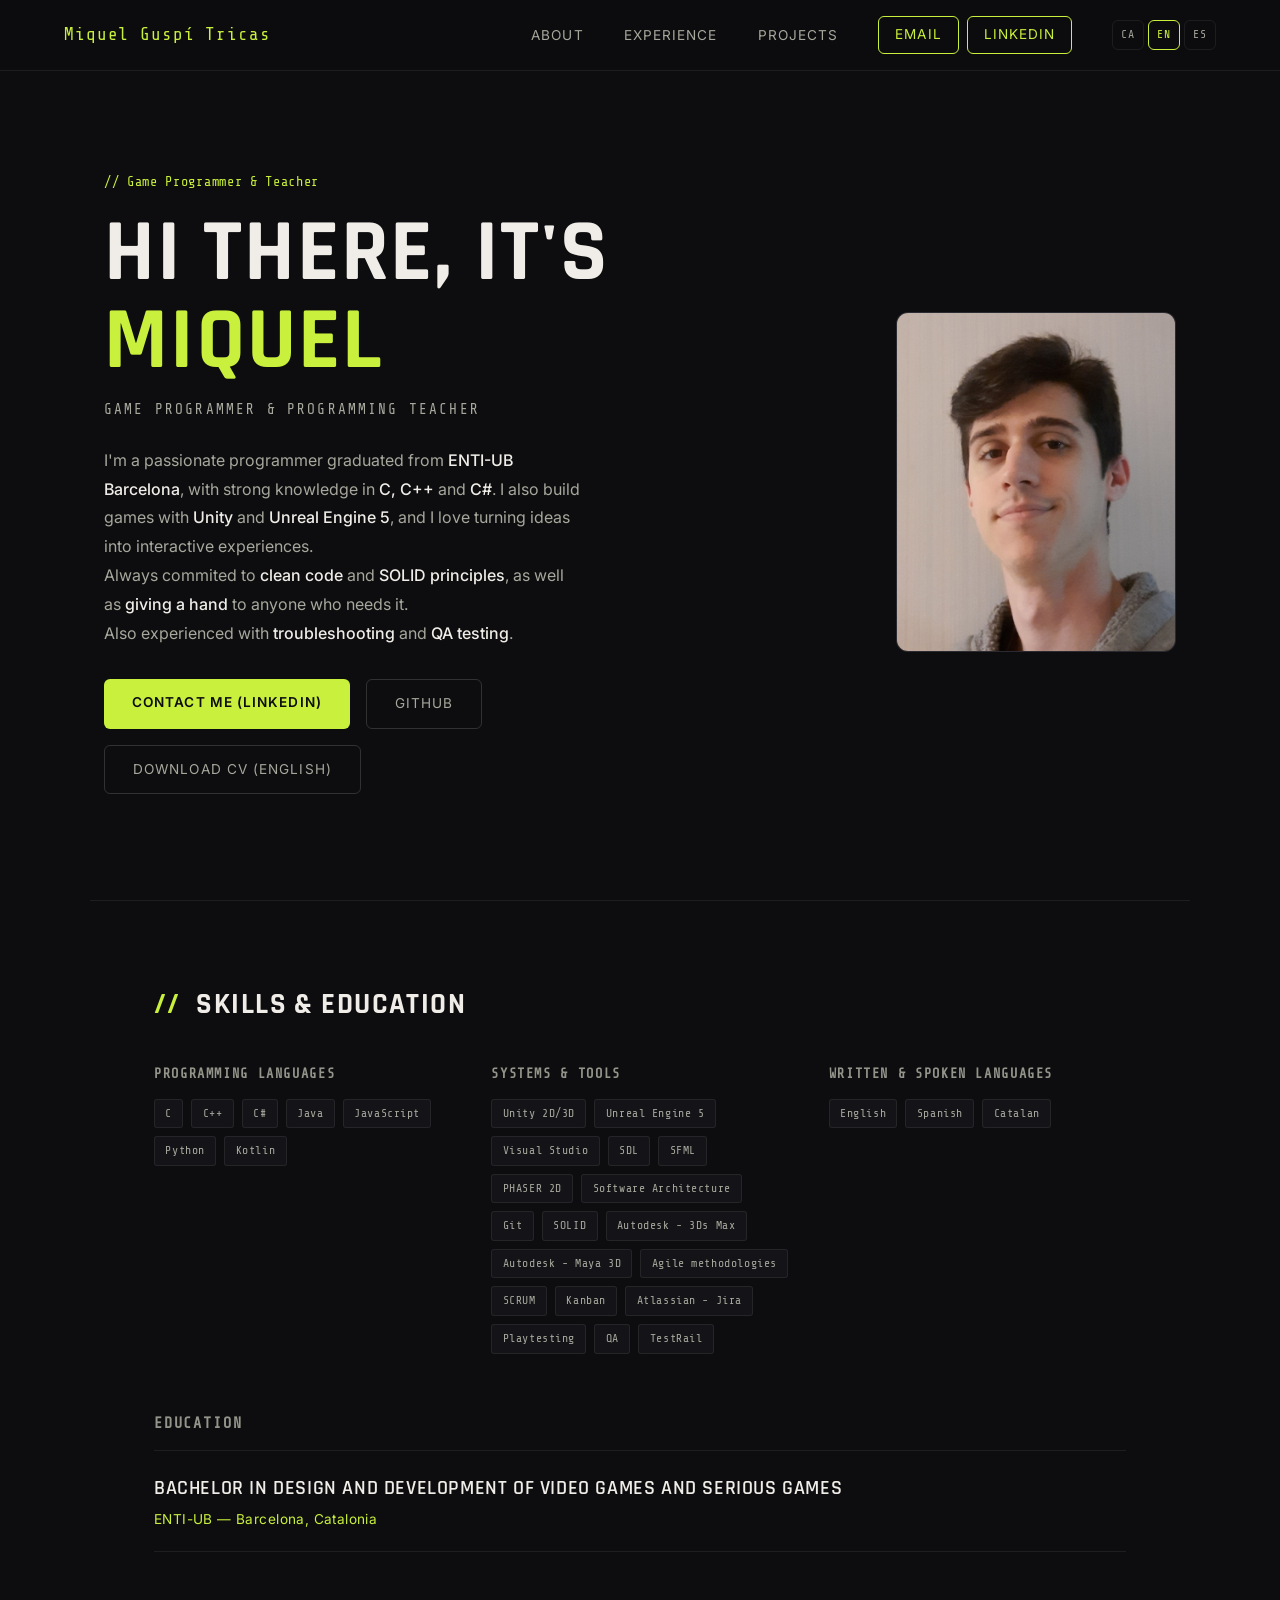
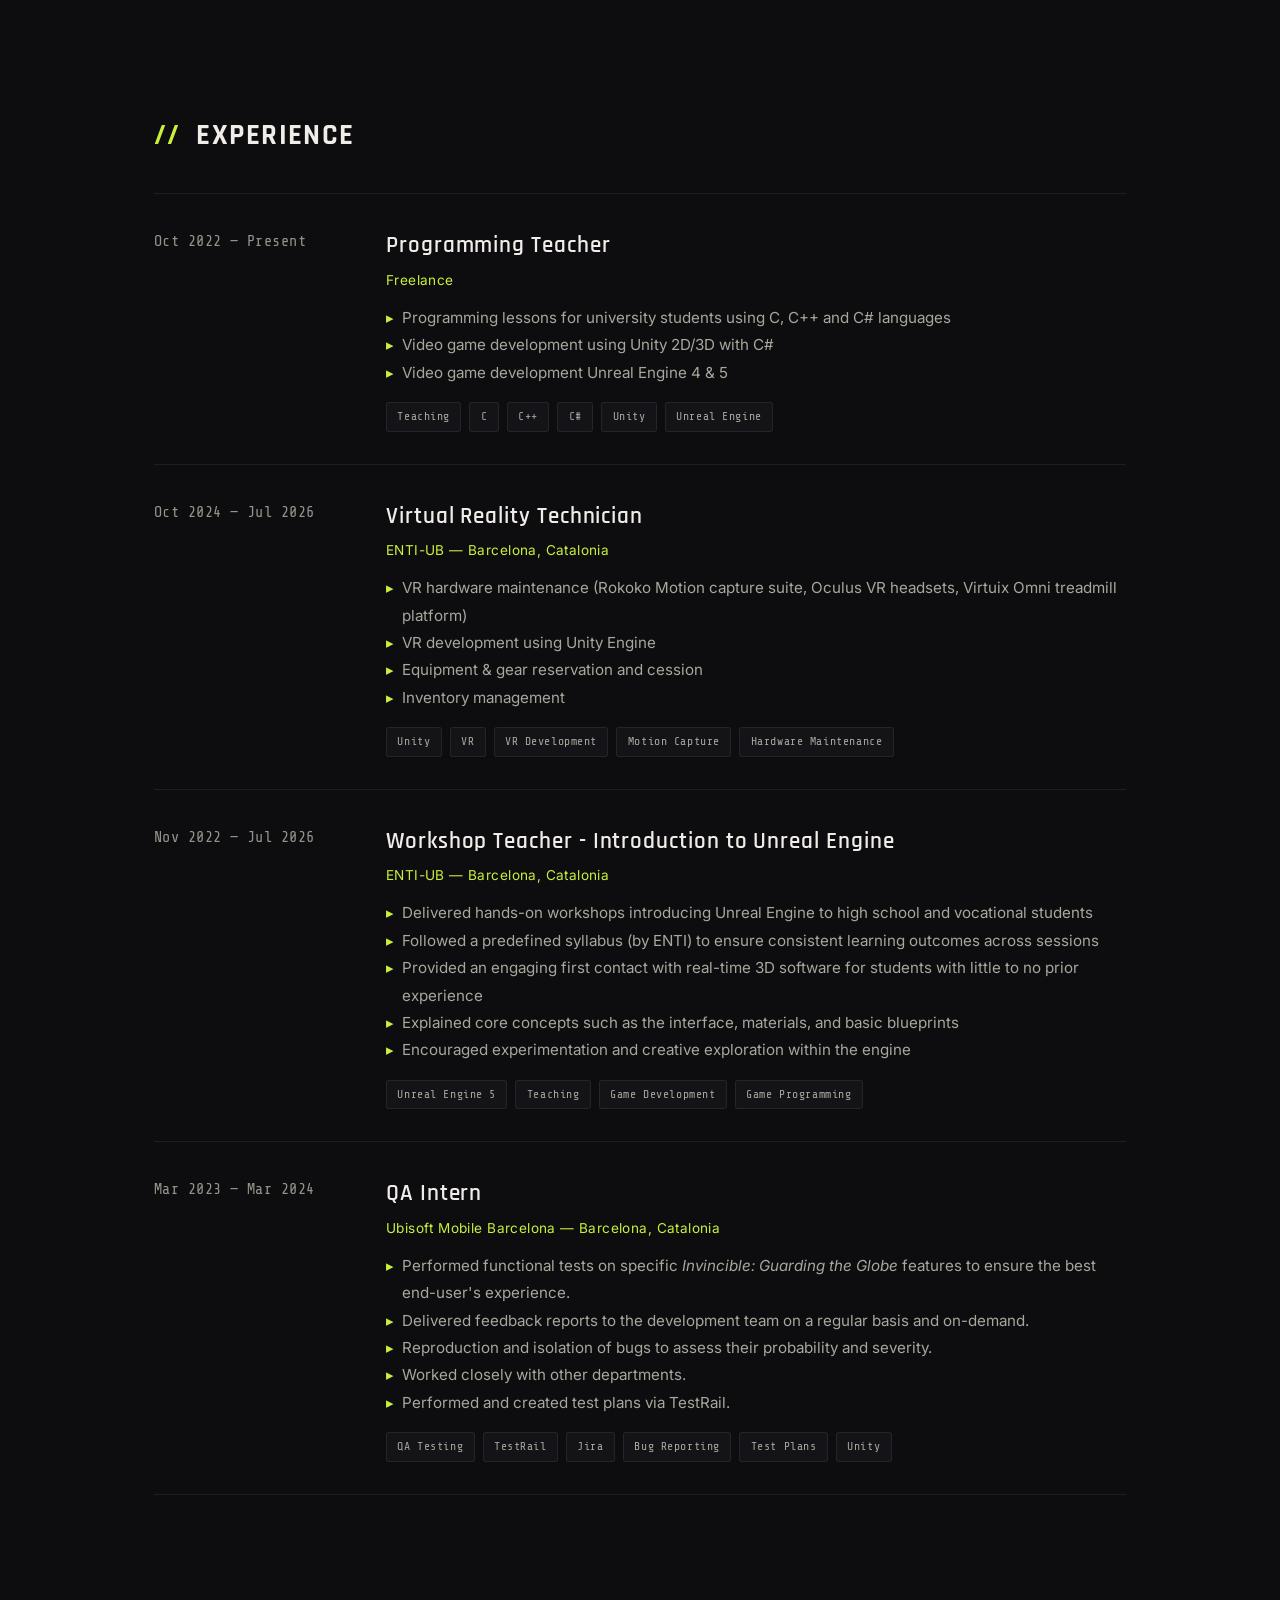
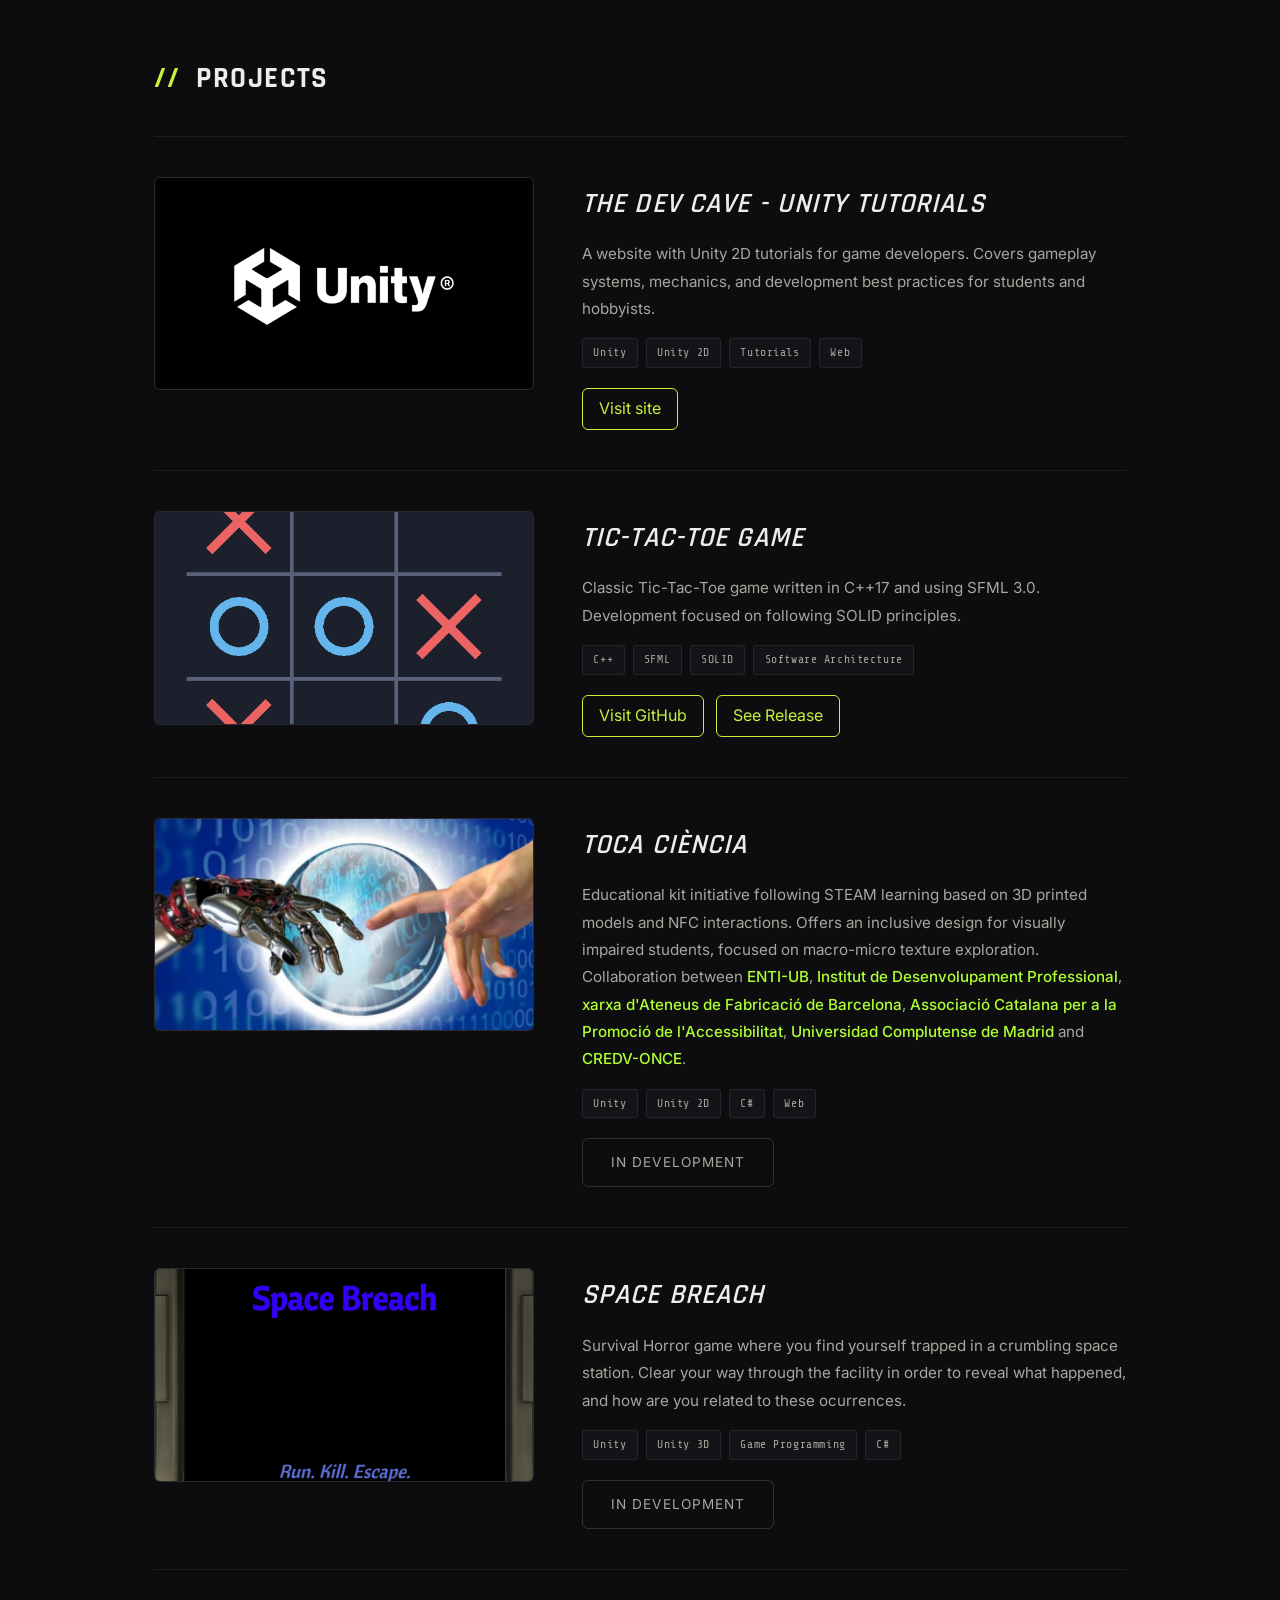
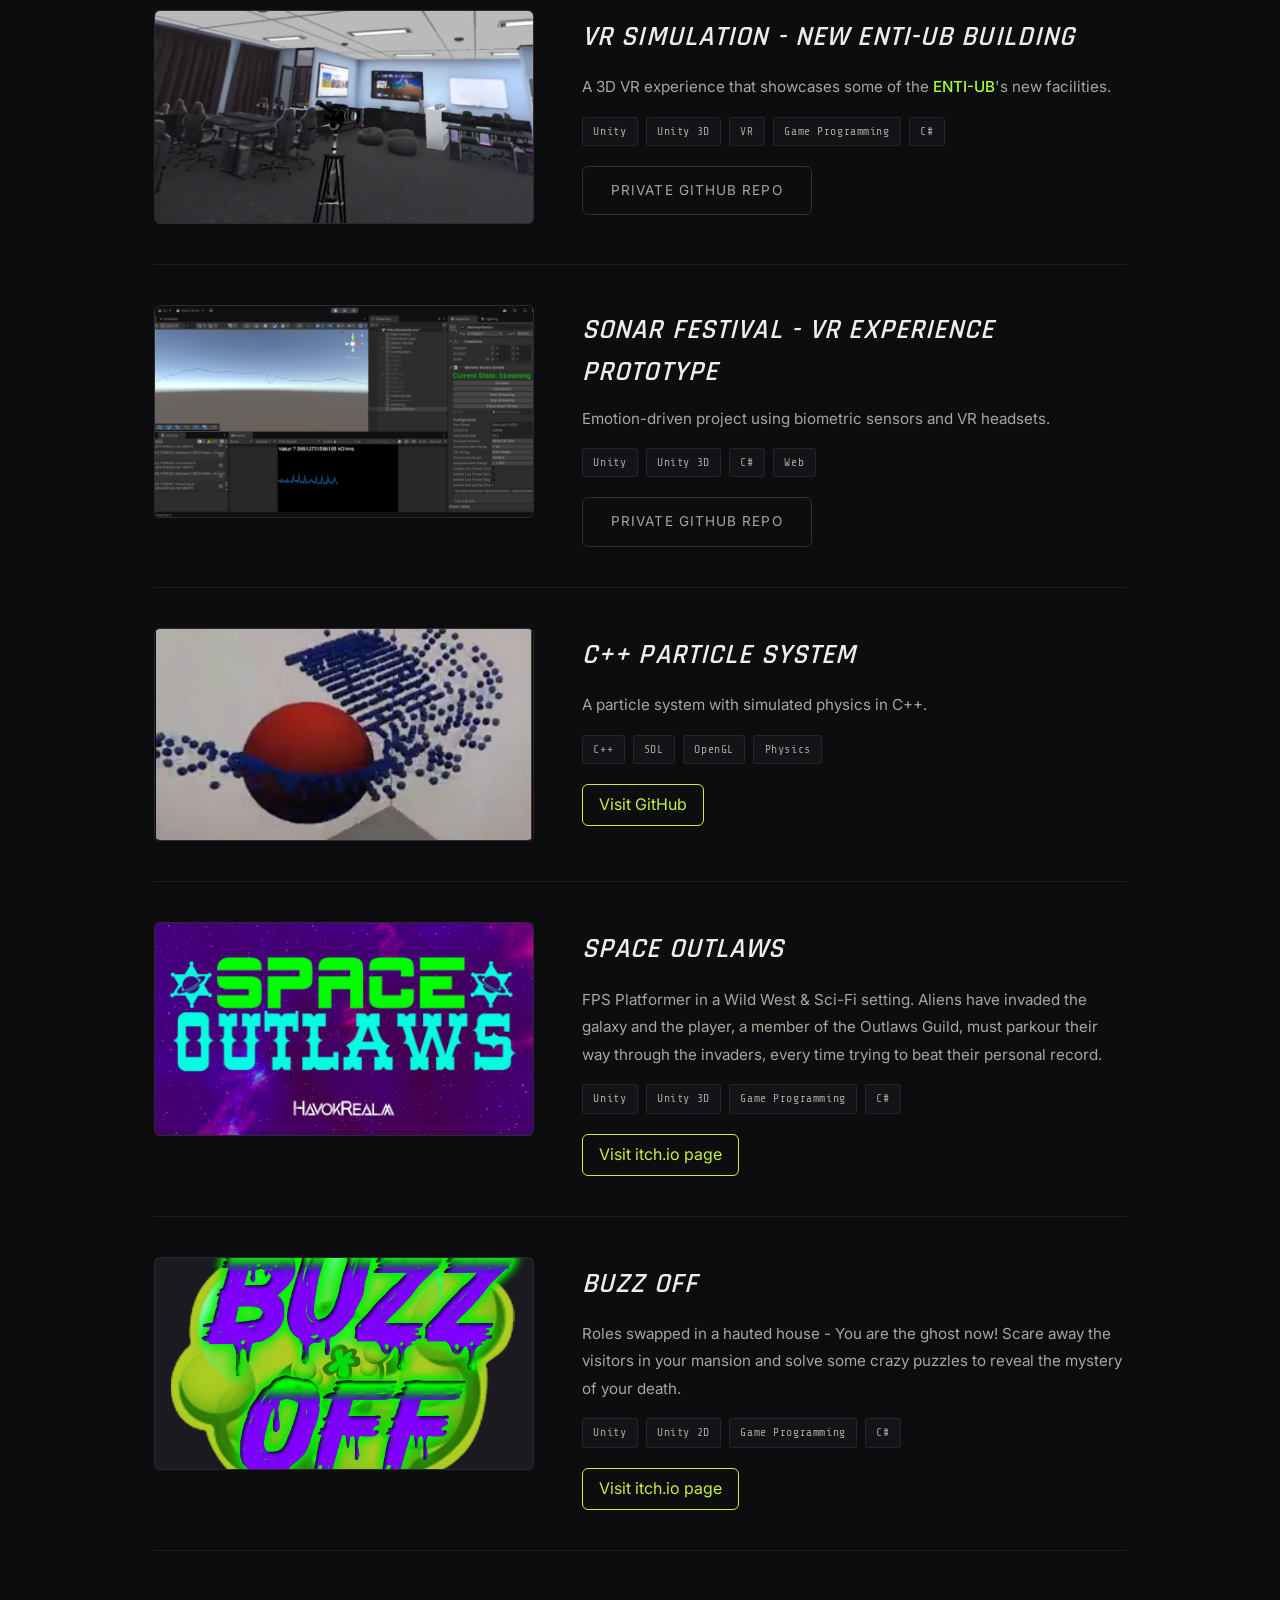
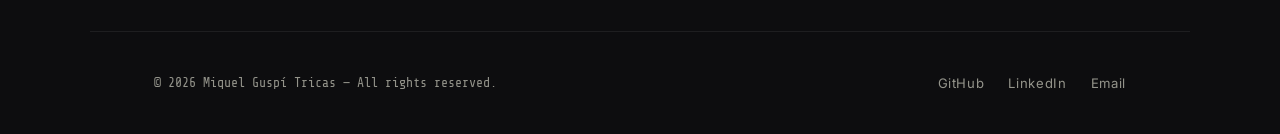
<file: index.html>
<!DOCTYPE html>
<html lang="en">
<head>
  <meta charset="UTF-8" />
  <meta name="viewport" content="width=device-width, initial-scale=1.0"/>
  <title>Miquel Guspí - Game Programmer & Teacher</title>
  <link rel="stylesheet" href="style.css" />
  <link rel="alternate" hreflang="ca" href="/ca/" />
  <link rel="alternate" hreflang="en" href="./" />
  <link rel="alternate" hreflang="es" href="/es/" />
  <link href="https://fonts.googleapis.com/css2?family=Share+Tech+Mono&family=Rajdhani:wght@400;600;700&family=Inter:wght@300;400;500&display=swap" rel="stylesheet"/>
</head>
<body>

  <!-- NAV -->
  <nav class="navbar">
    <span class="nav-logo">Miquel Guspí Tricas</span>
    <ul class="nav-links">
      <li><a href="#about">About</a></li>
      <li><a href="#work">Experience</a></li>
      <li><a href="#projects">Projects</a></li>
      <li class="nav-cta-container">
        <a href="mailto:miquelgt55@gmail.com" target="_blank" class="nav-cta">Email</a>
        <a href="https://www.linkedin.com/in/miquel-guspi-tricas" target="_blank" class="nav-cta">LinkedIn</a>
      </li>
      <li class="lang-switch">
        <a href="ca/">CA</a>
        <a href="./" class="active">EN</a>
        <a href="es/">ES</a>
      </li>
    </ul>
  </nav>

  <!-- HERO -->
  <section id="about" class="hero">
    <div class="hero-text">
      <p class="hero-tag">// Game Programmer &amp; Teacher</p>
      <h1 class="hero-name">HI THERE, IT'S<br/><span class="highlight">MIQUEL</span></h1>
      <p class="hero-sub">GAME PROGRAMMER &amp; PROGRAMMING TEACHER</p>
      <p class="hero-desc">
        I'm a passionate programmer graduated from <strong>ENTI-UB Barcelona</strong>,
        with strong knowledge in <strong>C, C++</strong> and <strong>C#</strong>. I also build games with <strong>Unity</strong>
        and <strong>Unreal Engine 5</strong>, and I love turning ideas into interactive experiences.<br/>
        Always commited to <strong>clean code</strong> and <strong>SOLID principles</strong>, as well as <strong>giving a hand</strong> to anyone who needs it.<br/>
        Also experienced with <strong>troubleshooting</strong> and <strong>QA testing</strong>.
      </p>
      <div class="hero-actions">
        <a href="https://www.linkedin.com/in/miquel-guspi-tricas" target="_blank" class="btn-primary">Contact Me (LinkedIn)</a>
        <a href="https://github.com/mikygt21" target="_blank" class="btn-ghost">GitHub</a>
        <a href="Assets/CV_MiquelGuspi_eng.pdf" download="CV_MiquelGuspi_eng.pdf" class="btn-ghost">Download CV (English)</a>
      </div>
    </div>
    <div class="hero-image">
      <div class="image-frame">
        <img src="Assets/profile_image.jpg" alt="Miquel Guspí" onerror="this.parentElement.classList.add('no-img')"/>
      </div>
    </div>
  </section>

  <!-- SKILLS & EDUCATION-->
  <section id="skills" class="section skills-section">
    <h2 class="section-title"><span class="accent">//</span> Skills &amp; Education</h2>
    
    <div class="skills-grid">
      <div class="skill-group">
        <h3 class="skill-group-title">Programming languages</h3>
        <div class="tags">
          <span class="tag">C</span>
          <span class="tag">C++</span>
          <span class="tag">C#</span>
          <span class="tag">Java</span>
          <span class="tag">JavaScript</span>
          <span class="tag">Python</span>
          <span class="tag">Kotlin</span>
        </div>
      </div>
      <div class="skill-group">
        <h3 class="skill-group-title">Systems &amp; Tools</h3>
        <div class="tags">
          <span class="tag">Unity 2D/3D</span>
          <span class="tag">Unreal Engine 5</span>
          <span class="tag">Visual Studio</span>
          <span class="tag">SDL</span>
          <span class="tag">SFML</span>
          <span class="tag">PHASER 2D</span>
          <span class="tag">Software Architecture</span>
          <span class="tag">Git</span>
          <span class="tag">SOLID</span>
          <span class="tag">Autodesk - 3Ds Max</span>
          <span class="tag">Autodesk - Maya 3D</span>
          <span class="tag">Agile methodologies</span>
          <span class="tag">SCRUM</span>
          <span class="tag">Kanban</span>
          <span class="tag">Atlassian - Jira</span>
          <span class="tag">Playtesting</span>
          <span class="tag">QA</span>
          <span class="tag">TestRail</span>
        </div>
      </div>
      <div class="skill-group">
        <h3 class="skill-group-title">Written &amp; spoken languages</h3>
        <div class="tags">
          <span class="tag">English</span>
          <span class="tag">Spanish</span>
          <span class="tag">Catalan</span>
        </div>
      </div>
    </div>

    <h3 class="education-group-title">Education</h3>
    <div class="timeline">
      <div class="education-item">
        <h3>Bachelor in Design and Development of Video Games and Serious Games</h3>
        <h4>ENTI-UB — Barcelona, Catalonia</h4>
      </div>
    </div>
  </section>

  <!-- EXPERIENCE -->
  <section id="work" class="section">
    <h2 class="section-title"><span class="accent">//</span> Experience</h2>

    <div class="timeline">

      <div class="timeline-item">
        <div class="timeline-date">Oct 2022 — Present</div>
        <div class="timeline-content">
          <h3>Programming Teacher</h3>
          <h4>Freelance</h4>
          <ul class="timeline-list">
            <li>Programming lessons for university students using C, C++ and C# languages</li>
            <li>Video game development using Unity 2D/3D with C#</li>
            <li>Video game development Unreal Engine 4 &amp; 5</li>
          </ul>
          <div class="tags">
            <span class="tag">Teaching</span>
            <span class="tag">C</span>
            <span class="tag">C++</span>
            <span class="tag">C#</span>
            <span class="tag">Unity</span>
            <span class="tag">Unreal Engine</span>
          </div>
        </div>
      </div>

      <div class="timeline-item">
        <div class="timeline-date">Oct 2024 — Jul 2026</div>
        <div class="timeline-content">
          <h3>Virtual Reality Technician</h3>
          <h4>ENTI-UB — Barcelona, Catalonia</h4>
          <ul class="timeline-list">
            <li>VR hardware maintenance (Rokoko Motion capture suite, Oculus VR headsets, Virtuix Omni treadmill platform)</li>
            <li>VR development using Unity Engine</li>
            <li>Equipment &amp; gear reservation and cession</li>
            <li>Inventory management</li>
          </ul>
          <div class="tags">
            <span class="tag">Unity</span>
            <span class="tag">VR</span>
            <span class="tag">VR Development</span>
            <span class="tag">Motion Capture</span>
            <span class="tag">Hardware Maintenance</span>
          </div>
        </div>
      </div>

      <div class="timeline-item">
        <div class="timeline-date">Nov 2022 — Jul 2026</div>
        <div class="timeline-content">
          <h3>Workshop Teacher - Introduction to Unreal Engine</h3>
          <h4>ENTI-UB — Barcelona, Catalonia</h4>
          <ul class="timeline-list">
            <li>Delivered hands-on workshops introducing Unreal Engine to high school and vocational students</li>
            <li>Followed a predefined syllabus (by ENTI) to ensure consistent learning outcomes across sessions</li>
            <li>Provided an engaging first contact with real-time 3D software for students with little to no prior experience</li>
            <li>Explained core concepts such as the interface, materials, and basic blueprints</li>
            <li>Encouraged experimentation and creative exploration within the engine</li>
          </ul>
          <div class="tags">
            <span class="tag">Unreal Engine 5</span>
            <span class="tag">Teaching</span>
            <span class="tag">Game Development</span>
            <span class="tag">Game Programming</span>
          </div>
        </div>
      </div>

      <div class="timeline-item">
        <div class="timeline-date">Mar 2023 — Mar 2024</div>
        <div class="timeline-content">
          <h3>QA Intern</h3>
          <h4>Ubisoft Mobile Barcelona — Barcelona, Catalonia</h4>
          <ul class="timeline-list">
            <li>Performed functional tests on specific <em>Invincible: Guarding the Globe</em> features to ensure the best end-user's experience.</li>
            <li>Delivered feedback reports to the development team on a regular basis and on-demand.</li>
            <li>Reproduction and isolation of bugs to assess their probability and severity.</li>
            <li>Worked closely with other departments.</li>
            <li>Performed and created test plans via TestRail.</li>
          </ul>
          <div class="tags">
            <span class="tag">QA Testing</span>
            <span class="tag">TestRail</span>
            <span class="tag">Jira</span>
            <span class="tag">Bug Reporting</span>
            <span class="tag">Test Plans</span>
            <span class="tag">Unity</span>
          </div>
        </div>
      </div>

    </div>
  </section>

  <!-- PROJECTS -->
  <section id="projects" class="section">
    <h2 class="section-title"><span class="accent">//</span> Projects</h2>

    <div class="projects-grid">

      <article class="project-card no-gif">
        <div class="project-media">
          <a href="https://bush-mousepad-394.notion.site/Unity-Tutorials-16b82efbc2ea80258339c566d004da88?pvs=74" target="_blank">
            <img class="project-preview" src="Assets/devcave_prev.png" alt= "The Dev Cave preview" onerror="this.style.display='none'"/>
          </a>
        </div>
        <div class="project-info">
          <h3 class="project-title">The Dev Cave - Unity Tutorials</h3>
          <p class="project-desc">
            A website with Unity 2D tutorials for game developers. Covers gameplay systems,
            mechanics, and development best practices for students and hobbyists.
          </p>
          <div class="tags">
            <span class="tag">Unity</span>
            <span class="tag">Unity 2D</span>
            <span class="tag">Tutorials</span>
            <span class="tag">Web</span>
          </div>
          <div class="project-links">
            <a href="https://bush-mousepad-394.notion.site/Unity-Tutorials-16b82efbc2ea80258339c566d004da88?pvs=74" class="nav-cta" target="_blank">Visit site</a>
          </div>
        </div>
      </article>

      <article class="project-card">
        <div class="project-media">
          <a href="https://github.com/mikygt21/TicTacToe.git" target="_blank">
            <img class="project-preview" src="Assets/ttt_game.PNG" alt= "TicTacToe Game preview" onerror="this.style.display='none'"/>
            <img class="project-gif" src="Assets/ttt_clip.gif" alt="TicTacToe Game Animation" onerror="this.style.display='none'"/>
          </a>
        </div>
        <div class="project-info">
          <h3 class="project-title">Tic-Tac-Toe Game</h3>
          <p class="project-desc">
            Classic Tic-Tac-Toe game written in C++17 and using SFML 3.0. Development focused on following SOLID principles.
          </p>
          <div class="tags">
            <span class="tag">C++</span>
            <span class="tag">SFML</span>
            <span class="tag">SOLID</span>
            <span class="tag">Software Architecture</span>
           </div>
          <div class="project-links">
            <a href="https://github.com/mikygt21/TicTacToe.git" class="nav-cta" target="_blank">Visit GitHub</a>
            <a href="https://github.com/mikygt21/TicTacToe/releases/tag/v1.0.0" class="nav-cta" target="_blank">See Release</a>            
          </div>
        </div>
      </article>

      <article class="project-card no-gif">
        <div class="project-media">
          <a>
            <img class="project-preview" src="Assets/tocaciencia_res.png" alt= "TOCA CIÈNCIA" onerror="this.style.display='none'"/>
          </a>
        </div>
        <div class="project-info">
          <h3 class="project-title">TOCA CIÈNCIA</h3>
          <p class="project-desc">
            Educational kit initiative following STEAM learning based on 3D printed models and NFC interactions. Offers an inclusive design for visually impaired students, focused on macro-micro texture exploration.<br/>
            Collaboration between <a href="https://enti.cat"><strong style="color: greenyellow;">ENTI-UB</strong></a>,
            <a href="https://www.ub.edu/idp/web/"><strong style="color: greenyellow;">Institut de Desenvolupament Professional</strong></a>,
            <a href="https://ajuntament.barcelona.cat/ateneusdefabricacio/ca/xarxa-dateneus-de-fabricacio"><strong style="color: greenyellow;">xarxa d'Ateneus de Fabricació de Barcelona</strong></a>, 
            <a href="https://acpacces.cat/es/pagina-principal/"><strong style="color: greenyellow;">Associació Catalana per a la Promoció de l'Accessibilitat</strong></a>, 
            <a href="https://www.ucm.es/diqm"><strong style="color: greenyellow;">Universidad Complutense de Madrid</strong></a> and 
            <a href="https://agora.xtec.cat/credv/"><strong style="color: greenyellow;">CREDV-ONCE</strong></a>.
          </p>
          <div class="tags">
            <span class="tag">Unity</span>
            <span class="tag">Unity 2D</span>
            <span class="tag">C#</span>
            <span class="tag">Web</span>
          </div>
          <div class="project-links">
            <a class="btn-ghost" target="_blank">In Development</a>
          </div>
        </div>
      </article>
 
      <article class="project-card">
        <div class="project-media">
          <a>
            <img class="project-preview" src="Assets/space_breach_res.png" alt= "SPACE BREACH" onerror="this.style.display='none'"/>
            <img class="project-gif" src="Assets/sb_clip.gif" alt= "SPACE BREACH gif" onerror="this.style.display='none'"/>
          </a>
        </div>
        <div class="project-info">
          <h3 class="project-title">SPACE BREACH</h3>
          <p class="project-desc">
            Survival Horror game where you find yourself trapped in a crumbling space station. Clear your way through the facility in order to reveal what happened, and how are you related to these ocurrences.
          </p>
          <div class="tags">
            <span class="tag">Unity</span>
            <span class="tag">Unity 3D</span>
            <span class="tag">Game Programming</span>
            <span class="tag">C#</span>
          </div>
          <div class="project-links">
            <a class="btn-ghost" target="_blank">In Development</a>
          </div>
        </div>
      </article>

      <article class="project-card">
        <div class="project-media">
          <a>
            <img class="project-preview" src="Assets/lab.png" alt= "Lab preview" onerror="this.style.display='none'"/>
            <img class="project-gif" src="Assets/VR_salo_giff.gif" alt="Lab Gif" onerror="this.style.display='none'"/>
          </a>
        </div>
        <div class="project-info">
          <h3 class="project-title">VR Simulation - New ENTI-UB building</h3>
          <p class="project-desc">
            A 3D VR experience that showcases some of the <a href="https://enti.cat"><strong style="color: greenyellow;">ENTI-UB</strong></a>'s new facilities.
          </p>
          <div class="tags">
            <span class="tag">Unity</span>
            <span class="tag">Unity 3D</span>
            <span class="tag">VR</span>
            <span class="tag">Game Programming</span>
            <span class="tag">C#</span>
           </div>
          <div class="project-links">
            <a class="btn-ghost" target="_blank">Private GitHub Repo</a>
          </div>
        </div>
      </article>

      <article class="project-card no-gif">
        <div class="project-media">
          <a>
            <img class="project-preview" src="Assets/audio_ss.png" alt= "Sonar Festival - prototipo de experiencia VR" onerror="this.style.display='none'"/>
          </a>
        </div>
        <div class="project-info">
          <h3 class="project-title" style="line-height: 1.5em;"> Sonar Festival - VR experience prototype</h3>
          <p class="project-desc">
            Emotion-driven project using biometric sensors and VR headsets.
          </p>
          <div class="tags">
            <span class="tag">Unity</span>
            <span class="tag">Unity 3D</span>
            <span class="tag">C#</span>
            <span class="tag">Web</span>
          </div>
          <div class="project-links">
            <a class="btn-ghost" target="_blank">Private GitHub Repo</a>
          </div>
        </div>
      </article>

      <article class="project-card">
        <div class="project-media">
          <a href="https://github.com/mikygt21/MecanicaFW_2223.git" target="_blank">
            <img class="project-preview" src="Assets/particles.png" alt= "Git Particle Sytem preview" onerror="this.style.display='none'"/>
            <img class="project-gif" src="Assets/clip_partSim.gif" alt="Particles Animation" onerror="this.style.display='none'"/>
          </a>
        </div>
        <div class="project-info">
          <h3 class="project-title">C++ Particle System</h3>
          <p class="project-desc">
            A particle system with simulated physics in C++.
          </p>
          <div class="tags">
            <span class="tag">C++</span>
            <span class="tag">SDL</span>
            <span class="tag">OpenGL</span>
            <span class="tag">Physics</span>
           </div>
          <div class="project-links">
            <a href="https://github.com/mikygt21/MecanicaFW_2223.git" class="nav-cta" target="_blank">Visit GitHub</a>
          </div>
        </div>
      </article>

      <article class="project-card">
        <div class="project-media">
          <a href="https://luis-arias.itch.io/space-outlaws" target="_blank">
            <img class="project-preview" src="Assets/spaceoutlaws_prev.png" alt="Space Outlaws preview" onerror="this.style.display='none'"/>
            <img class="project-gif" src="Assets/space_outlaws_vid.gif" alt="Space Outlaws Anim" onerror="this.style.display='none'"/>
          </a>
        </div>
        <div class="project-info">
          <h3 class="project-title">Space Outlaws</h3>
          <p class="project-desc">
            FPS Platformer in a Wild West &amp; Sci-Fi setting. 
            Aliens have invaded the galaxy and the player, 
            a member of the Outlaws Guild, must parkour their way through the invaders, 
            every time trying to beat their personal record.
          </p>
          <div class="tags">
            <span class="tag">Unity</span>
            <span class="tag">Unity 3D</span>
            <span class="tag">Game Programming</span>
            <span class="tag">C#</span>
          </div>
          <div class="project-links">
            <a href="https://luis-arias.itch.io/space-outlaws" target="_blank" class="nav-cta">Visit itch.io page</a>
          </div>
        </div>
      </article>

      <article class="project-card">
        <div class="project-media">
          <a href="https://luis-arias.itch.io/buzz-off" target="_blank">
            <img class="project-preview" src="Assets/buzzoff_preview.png" alt="Buzz Off preview" onerror="this.style.display='none'"/>
            <img class="project-gif" src="Assets/BuzzOff_vid.gif" alt="Buzz Off Anim" onerror="this.style.display='none'"/>
          </a>
        </div>
        <div class="project-info">
          <h3 class="project-title">Buzz Off</h3>
          <p class="project-desc">
            Roles swapped in a hauted house - You are the ghost now!
            Scare away the visitors in your mansion and solve some crazy puzzles
            to reveal the mystery of your death.
          </p>
          <div class="tags">
            <span class="tag">Unity</span>
            <span class="tag">Unity 2D</span>
            <span class="tag">Game Programming</span>
            <span class="tag">C#</span>
          </div>
          <div class="project-links">
            <a href="https://luis-arias.itch.io/buzz-off" target="_blank" class="nav-cta">Visit itch.io page</a>
          </div>
        </div>
      </article>

    </div>
  </section>

  <!-- FOOTER -->
  <footer class="footer">
    <p>© 2026 Miquel Guspí Tricas — All rights reserved.</p>
    <div class="footer-links">
      <a href="https://github.com/mikygt21" target="_blank">GitHub</a>
      <a href="https://www.linkedin.com/in/miquel-guspi-tricas" target="_blank">LinkedIn</a>
      <a href="mailto:miquelgt55@gmail.com" target="_blank">Email</a>
    </div>
  </footer>

</body>
</html>
</file>
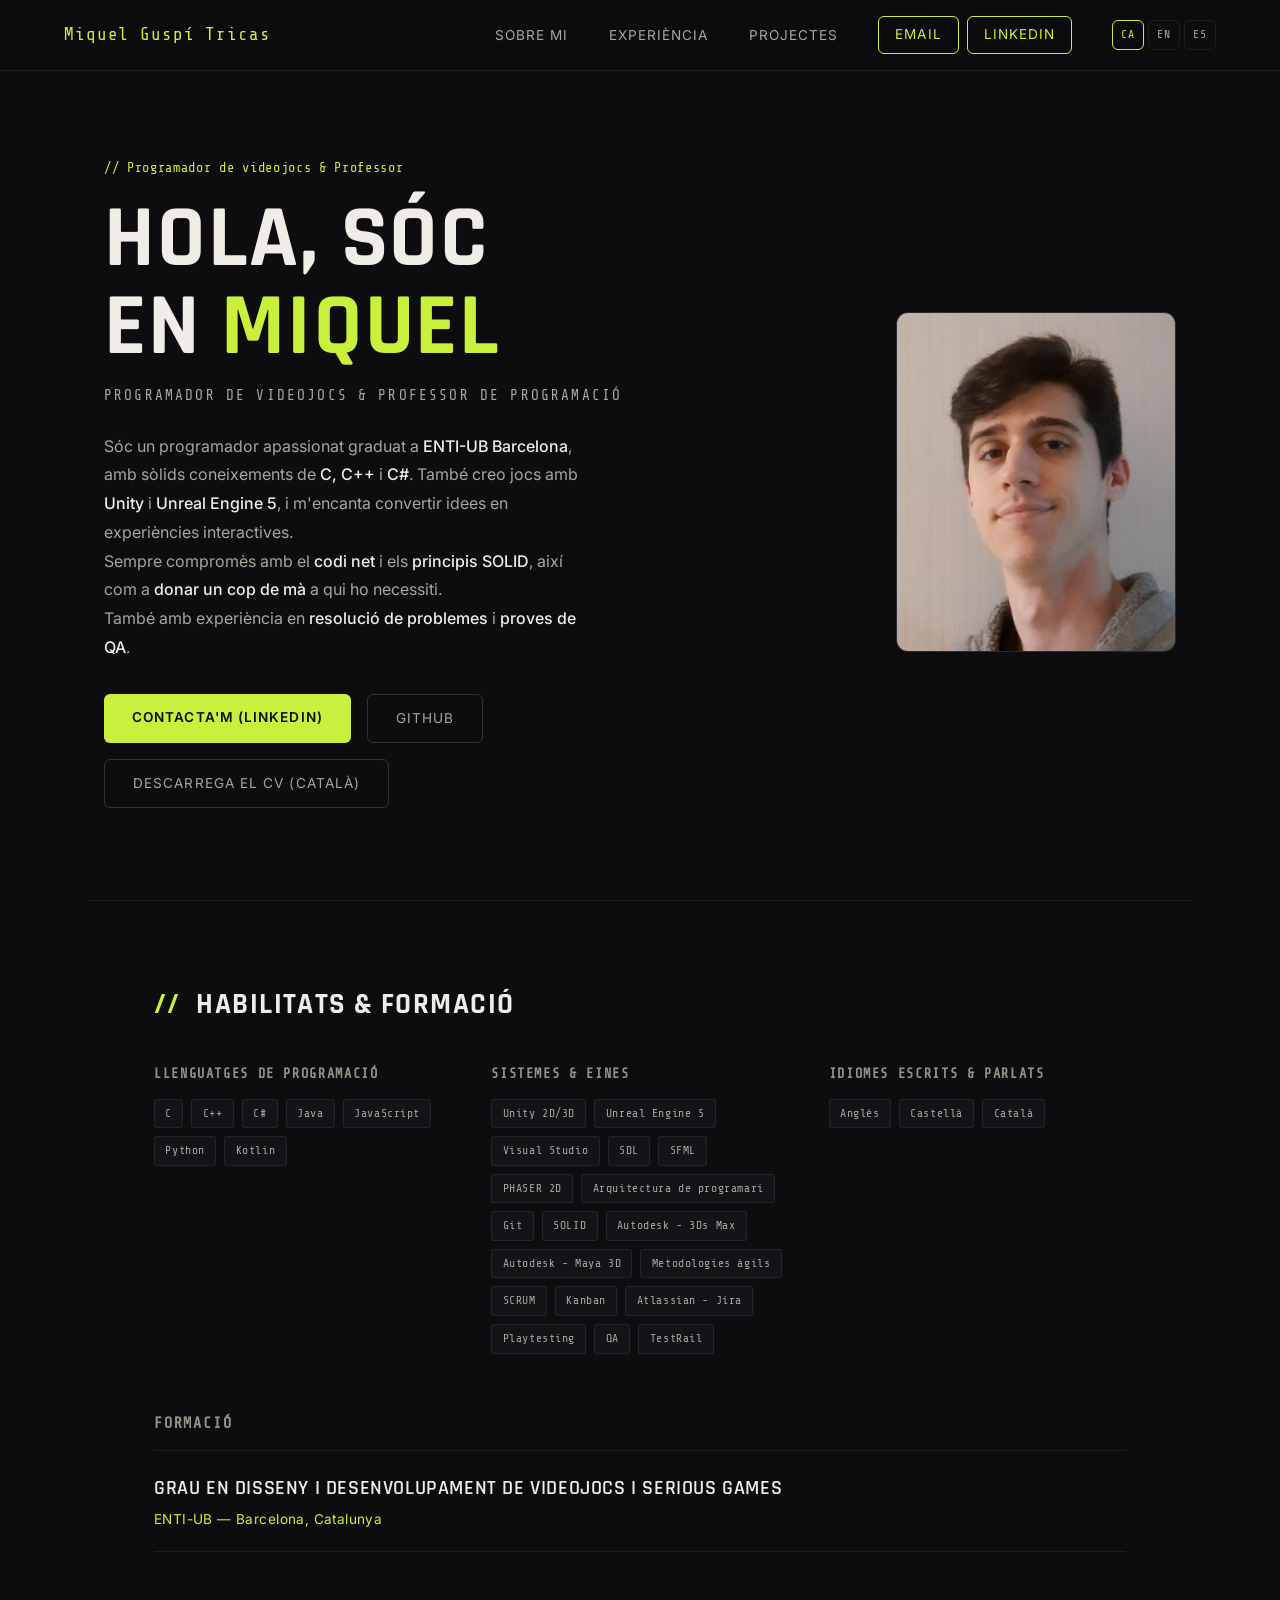
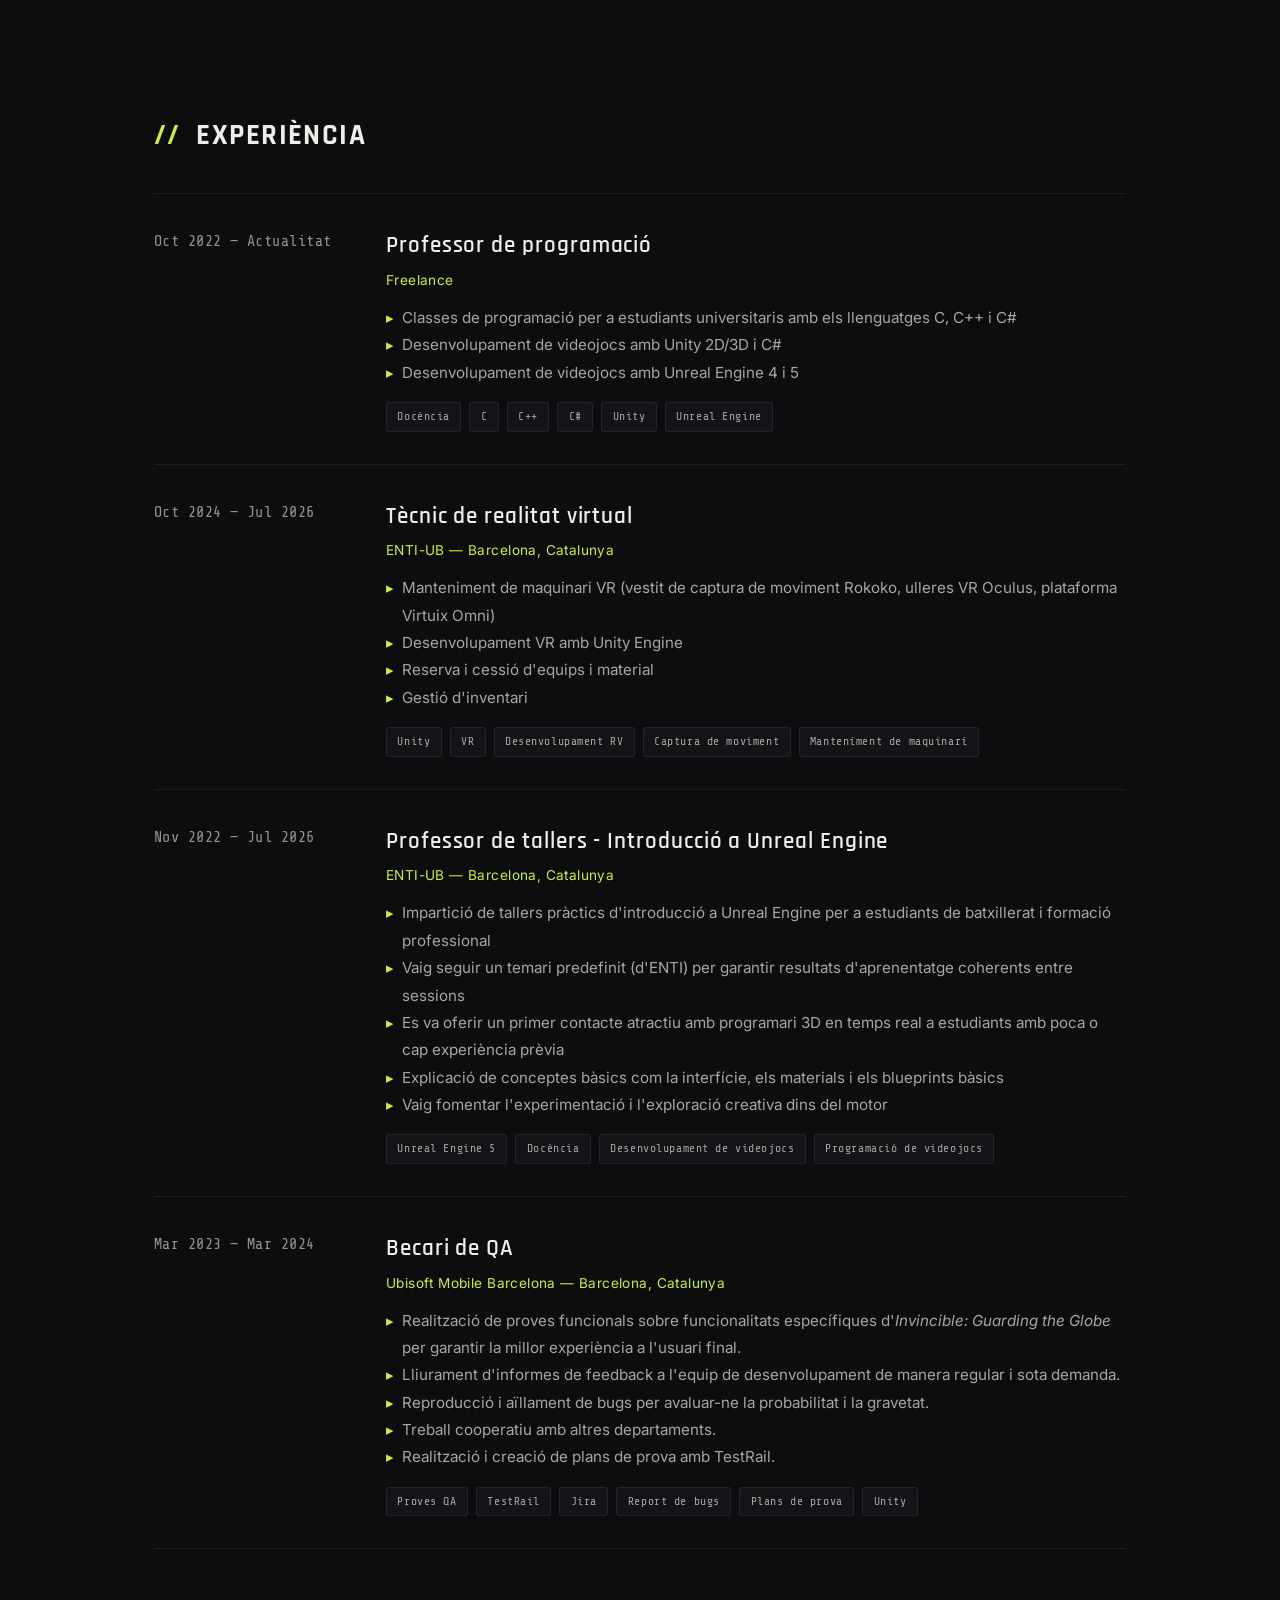
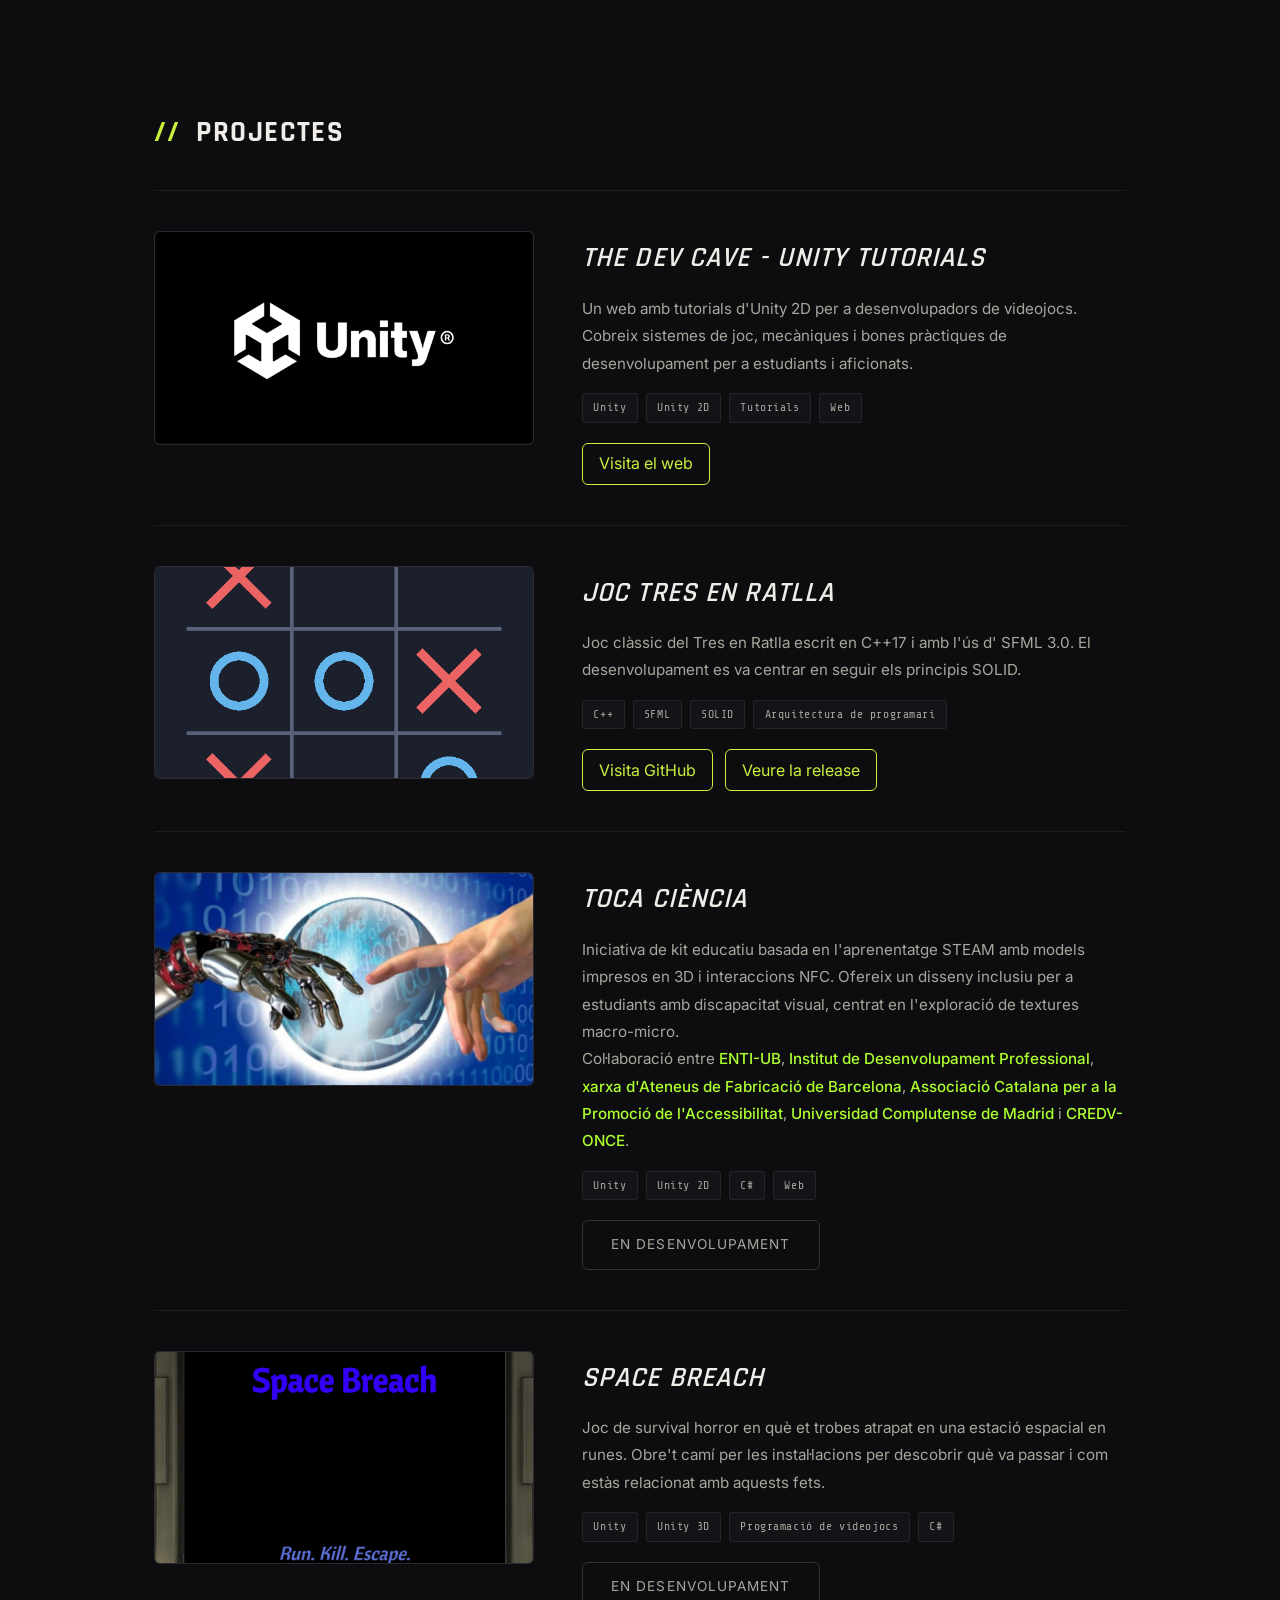
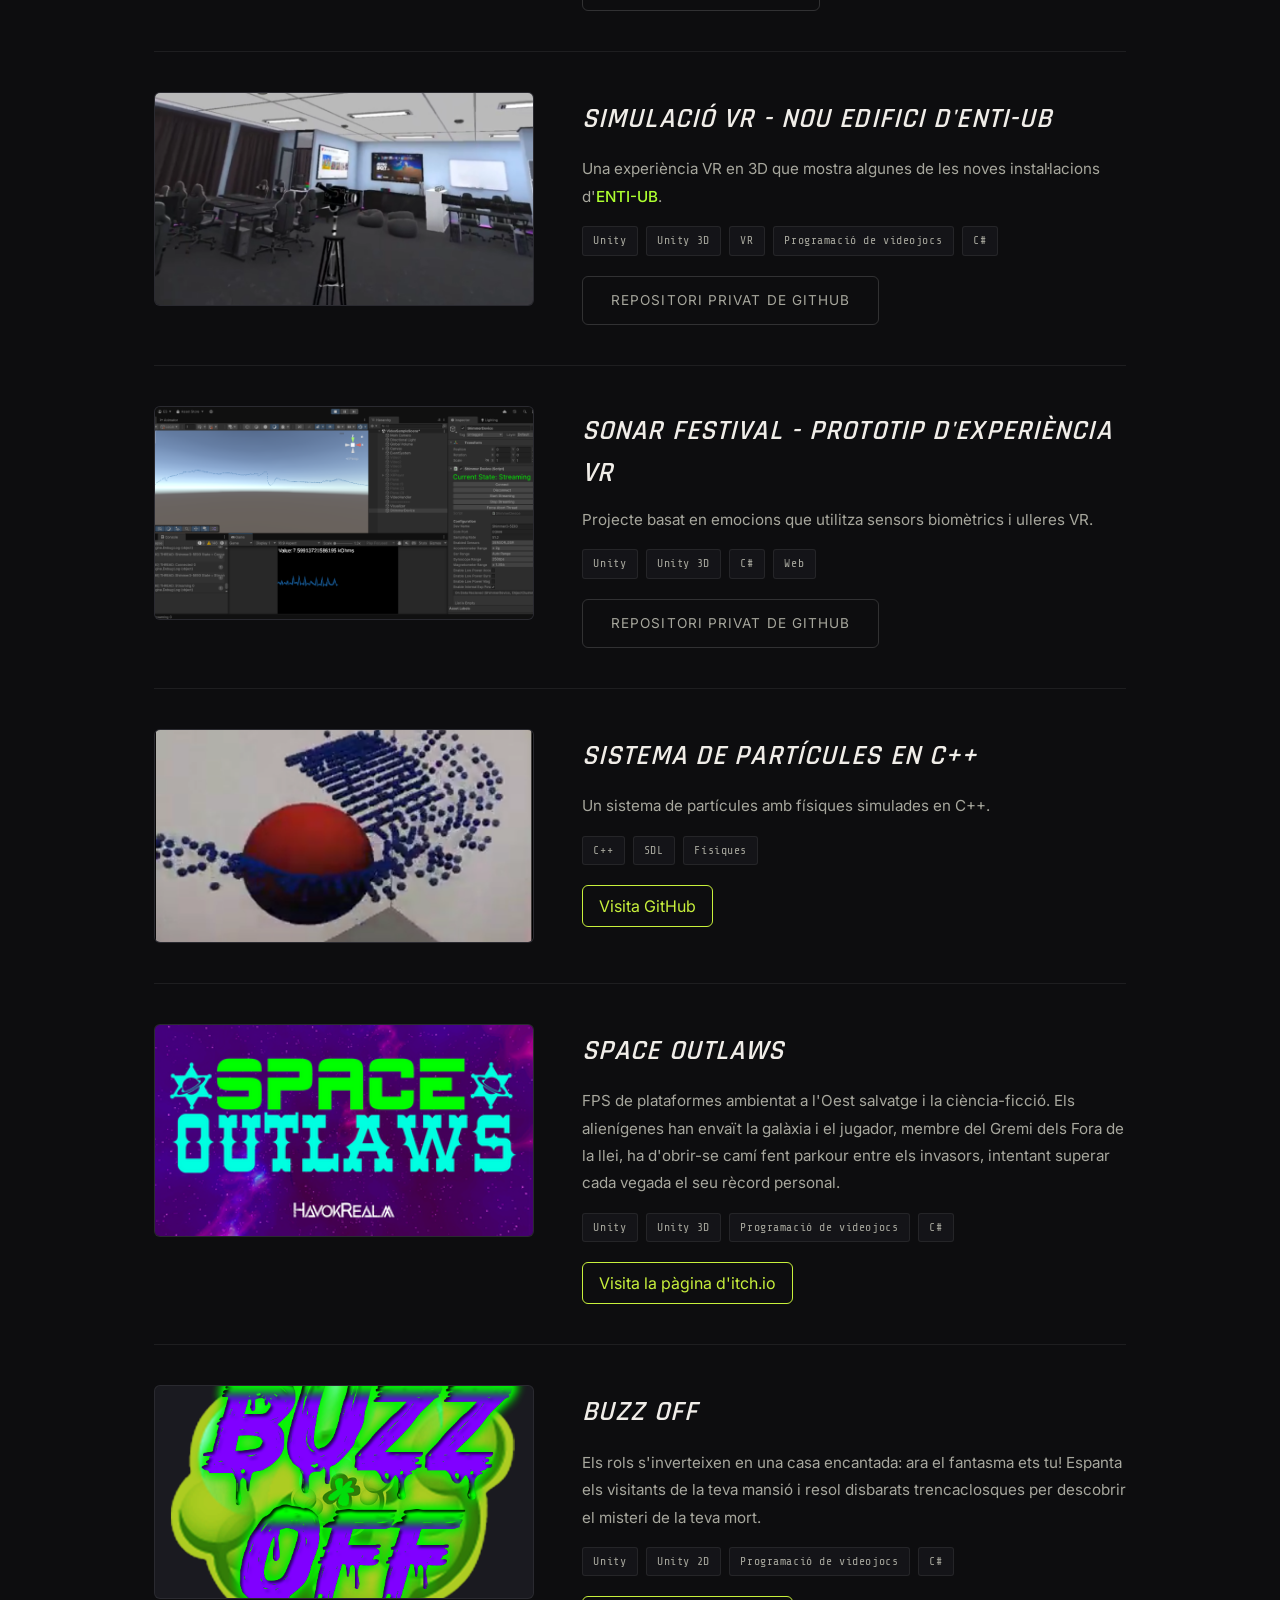
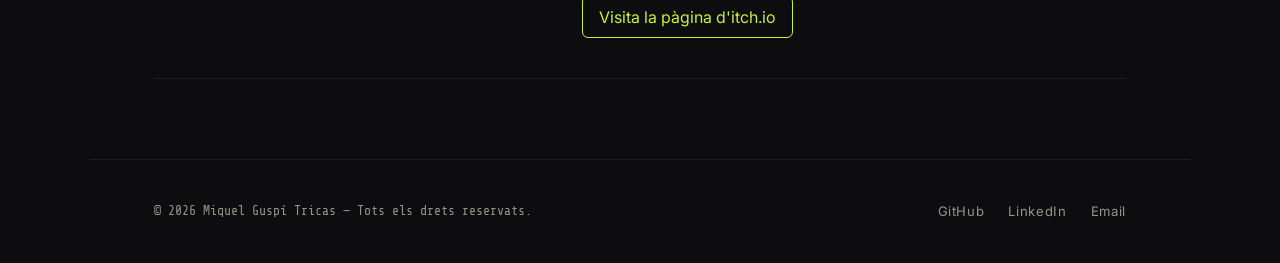
<file: ca/index.html>
<!DOCTYPE html>
<html lang="ca">
<head>
  <meta charset="UTF-8" />
  <meta name="viewport" content="width=device-width, initial-scale=1.0"/>
  <title>Miquel Guspí - Programador de videojocs i professor</title>
  <link rel="stylesheet" href="../style.css" />
  <link rel="alternate" hreflang="ca" href="./" />
  <link rel="alternate" hreflang="en" href="../" />
  <link rel="alternate" hreflang="es" href="../es/" />
  <link href="https://fonts.googleapis.com/css2?family=Share+Tech+Mono&family=Rajdhani:wght@400;600;700&family=Inter:wght@300;400;500&display=swap" rel="stylesheet"/>
</head>
<body>

  <!-- NAV -->
  <nav class="navbar">
    <span class="nav-logo">Miquel Guspí Tricas</span>
    <ul class="nav-links">
      <li><a href="#about">Sobre mi</a></li>
      <li><a href="#work">Experiència</a></li>
      <li><a href="#projects">Projectes</a></li>
      <li class="nav-cta-container">
        <a href="mailto:miquelgt55@gmail.com" target="_blank" class="nav-cta">Email</a>
        <a href="https://www.linkedin.com/in/miquel-guspi-tricas" target="_blank" class="nav-cta">LinkedIn</a>
      </li>
      <li class="lang-switch">
        <a href="./" class="active">CA</a>
        <a href="../">EN</a>
        <a href="../es/">ES</a>
      </li>
    </ul>
  </nav>

  <!-- HERO -->
  <section id="about" class="hero">
    <div class="hero-text">
      <p class="hero-tag">// Programador de videojocs &amp; Professor</p>
      <h1 class="hero-name">HOLA, SÓC<br/>EN <span class="highlight">MIQUEL</span></h1>
      <p class="hero-sub">PROGRAMADOR DE VIDEOJOCS &amp; PROFESSOR DE PROGRAMACIÓ</p>
      <p class="hero-desc">
        Sóc un programador apassionat graduat a <strong>ENTI-UB Barcelona</strong>,
        amb sòlids coneixements de <strong>C, C++</strong> i <strong>C#</strong>. També creo jocs amb <strong>Unity</strong>
        i <strong>Unreal Engine 5</strong>, i m'encanta convertir idees en experiències interactives.<br/>
        Sempre compromès amb el <strong>codi net</strong> i els <strong>principis SOLID</strong>, així com a <strong>donar un cop de mà</strong> a qui ho necessiti.<br/>
        També amb experiència en <strong>resolució de problemes</strong> i <strong>proves de QA</strong>.
      </p>
      <div class="hero-actions">
        <a href="https://www.linkedin.com/in/miquel-guspi-tricas" target="_blank" class="btn-primary">Contacta'm (LinkedIn)</a>
        <a href="https://github.com/mikygt21" target="_blank" class="btn-ghost">GitHub</a>
        <a href="CV_MiquelGuspi_cat.pdf" download="CV_MiquelGuspi_cat.pdf" class="btn-ghost">Descarrega el CV (Català)</a>
      </div>
    </div>
    <div class="hero-image">
      <div class="image-frame">
        <img src="../Assets/profile_image.jpg" alt="Miquel Guspí" onerror="this.parentElement.classList.add('no-img')"/>
      </div>
    </div>
  </section>

  <!-- SKILLS & EDUCATION-->
  <section id="skills" class="section skills-section">
    <h2 class="section-title"><span class="accent">//</span> Habilitats &amp; Formació</h2>

    <div class="skills-grid">
      <div class="skill-group">
        <h3 class="skill-group-title">Llenguatges de programació</h3>
        <div class="tags">
          <span class="tag">C</span>
          <span class="tag">C++</span>
          <span class="tag">C#</span>
          <span class="tag">Java</span>
          <span class="tag">JavaScript</span>
          <span class="tag">Python</span>
          <span class="tag">Kotlin</span>
        </div>
      </div>
      <div class="skill-group">
        <h3 class="skill-group-title">Sistemes &amp; Eines</h3>
        <div class="tags">
          <span class="tag">Unity 2D/3D</span>
          <span class="tag">Unreal Engine 5</span>
          <span class="tag">Visual Studio</span>
          <span class="tag">SDL</span>
          <span class="tag">SFML</span>
          <span class="tag">PHASER 2D</span>
          <span class="tag">Arquitectura de programari</span>
          <span class="tag">Git</span>
          <span class="tag">SOLID</span>
          <span class="tag">Autodesk - 3Ds Max</span>
          <span class="tag">Autodesk - Maya 3D</span>
          <span class="tag">Metodologies àgils</span>
          <span class="tag">SCRUM</span>
          <span class="tag">Kanban</span>
          <span class="tag">Atlassian - Jira</span>
          <span class="tag">Playtesting</span>
          <span class="tag">QA</span>
          <span class="tag">TestRail</span>
        </div>
      </div>
      <div class="skill-group">
        <h3 class="skill-group-title">Idiomes escrits &amp; parlats</h3>
        <div class="tags">
          <span class="tag">Anglès</span>
          <span class="tag">Castellà</span>
          <span class="tag">Català</span>
        </div>
      </div>
    </div>

    <h3 class="education-group-title">Formació</h3>
    <div class="timeline">
      <div class="education-item">
        <h3>Grau en Disseny i Desenvolupament de Videojocs i Serious Games</h3>
        <h4>ENTI-UB — Barcelona, Catalunya</h4>
      </div>
    </div>
  </section>

  <!-- EXPERIENCE -->
  <section id="work" class="section">
    <h2 class="section-title"><span class="accent">//</span> Experiència</h2>

    <div class="timeline">

      <div class="timeline-item">
        <div class="timeline-date">Oct 2022 — Actualitat</div>
        <div class="timeline-content">
          <h3>Professor de programació</h3>
          <h4>Freelance</h4>
          <ul class="timeline-list">
            <li>Classes de programació per a estudiants universitaris amb els llenguatges C, C++ i C#</li>
            <li>Desenvolupament de videojocs amb Unity 2D/3D i C#</li>
            <li>Desenvolupament de videojocs amb Unreal Engine 4 i 5</li>
          </ul>
          <div class="tags">
            <span class="tag">Docència</span>
            <span class="tag">C</span>
            <span class="tag">C++</span>
            <span class="tag">C#</span>
            <span class="tag">Unity</span>
            <span class="tag">Unreal Engine</span>
          </div>
        </div>
      </div>

      <div class="timeline-item">
        <div class="timeline-date">Oct 2024 — Jul 2026</div>
        <div class="timeline-content">
          <h3>Tècnic de realitat virtual</h3>
          <h4>ENTI-UB — Barcelona, Catalunya</h4>
          <ul class="timeline-list">
            <li>Manteniment de maquinari VR (vestit de captura de moviment Rokoko, ulleres VR Oculus, plataforma Virtuix Omni)</li>
            <li>Desenvolupament VR amb Unity Engine</li>
            <li>Reserva i cessió d'equips i material</li>
            <li>Gestió d'inventari</li>
          </ul>
          <div class="tags">
            <span class="tag">Unity</span>
            <span class="tag">VR</span>
            <span class="tag">Desenvolupament RV</span>
            <span class="tag">Captura de moviment</span>
            <span class="tag">Manteniment de maquinari</span>
          </div>
        </div>
      </div>

      <div class="timeline-item">
        <div class="timeline-date">Nov 2022 — Jul 2026</div>
        <div class="timeline-content">
          <h3>Professor de tallers - Introducció a Unreal Engine</h3>
          <h4>ENTI-UB — Barcelona, Catalunya</h4>
          <ul class="timeline-list">
            <li>Impartició de tallers pràctics d'introducció a Unreal Engine per a estudiants de batxillerat i formació professional</li>
            <li>Vaig seguir un temari predefinit (d'ENTI) per garantir resultats d'aprenentatge coherents entre sessions</li>
            <li>Es va oferir un primer contacte atractiu amb programari 3D en temps real a estudiants amb poca o cap experiència prèvia</li>
            <li>Explicació de conceptes bàsics com la interfície, els materials i els blueprints bàsics</li>
            <li>Vaig fomentar l'experimentació i l'exploració creativa dins del motor</li>
          </ul>
          <div class="tags">
            <span class="tag">Unreal Engine 5</span>
            <span class="tag">Docència</span>
            <span class="tag">Desenvolupament de videojocs</span>
            <span class="tag">Programació de videojocs</span>
          </div>
        </div>
      </div>

      <div class="timeline-item">
        <div class="timeline-date">Mar 2023 — Mar 2024</div>
        <div class="timeline-content">
          <h3>Becari de QA</h3>
          <h4>Ubisoft Mobile Barcelona — Barcelona, Catalunya</h4>
          <ul class="timeline-list">
            <li>Realització de proves funcionals sobre funcionalitats específiques d'<em>Invincible: Guarding the Globe</em> per garantir la millor experiència a l'usuari final.</li>
            <li>Lliurament d'informes de feedback a l'equip de desenvolupament de manera regular i sota demanda.</li>
            <li>Reproducció i aïllament de bugs per avaluar-ne la probabilitat i la gravetat.</li>
            <li>Treball cooperatiu amb altres departaments.</li>
            <li>Realització i creació de plans de prova amb TestRail.</li>
          </ul>
          <div class="tags">
            <span class="tag">Proves QA</span>
            <span class="tag">TestRail</span>
            <span class="tag">Jira</span>
            <span class="tag">Report de bugs</span>
            <span class="tag">Plans de prova</span>
            <span class="tag">Unity</span>
          </div>
        </div>
      </div>

    </div>
  </section>

  <!-- PROJECTS -->
  <section id="projects" class="section">
    <h2 class="section-title"><span class="accent">//</span> Projectes</h2>

    <div class="projects-grid">

      <article class="project-card no-gif">
        <div class="project-media">
          <a href="https://bush-mousepad-394.notion.site/Unity-Tutorials-16b82efbc2ea80258339c566d004da88?pvs=74" target="_blank">
            <img class="project-preview" src="../Assets/devcave_prev.png" alt="Vista prèvia de The Dev Cave" onerror="this.style.display='none'"/>
          </a>
        </div>
        <div class="project-info">
          <h3 class="project-title">The Dev Cave - Unity Tutorials</h3>
          <p class="project-desc">
            Un web amb tutorials d'Unity 2D per a desenvolupadors de videojocs. Cobreix sistemes de joc,
            mecàniques i bones pràctiques de desenvolupament per a estudiants i aficionats.
          </p>
          <div class="tags">
            <span class="tag">Unity</span>
            <span class="tag">Unity 2D</span>
            <span class="tag">Tutorials</span>
            <span class="tag">Web</span>
          </div>
          <div class="project-links">
            <a href="https://bush-mousepad-394.notion.site/Unity-Tutorials-16b82efbc2ea80258339c566d004da88?pvs=74" class="nav-cta" target="_blank">Visita el web</a>
          </div>
        </div>
      </article>

      <article class="project-card">
        <div class="project-media">
          <a href="https://github.com/mikygt21/TicTacToe.git" target="_blank">
            <img class="project-preview" src="../Assets/ttt_game.PNG" alt="Vista prèvia del joc Tres en Ratlla" onerror="this.style.display='none'"/>
            <img class="project-gif" src="../Assets/ttt_clip.gif" alt="Animació del joc Tres en Ratlla" onerror="this.style.display='none'"/>
          </a>
        </div>
        <div class="project-info">
          <h3 class="project-title">Joc Tres en Ratlla</h3>
          <p class="project-desc">
            Joc clàssic del Tres en Ratlla escrit en C++17 i amb l'ús d' SFML 3.0. El desenvolupament es va centrar en seguir els principis SOLID.
          </p>
          <div class="tags">
            <span class="tag">C++</span>
            <span class="tag">SFML</span>
            <span class="tag">SOLID</span>
            <span class="tag">Arquitectura de programari</span>
          </div>
          <div class="project-links">
            <a href="https://github.com/mikygt21/TicTacToe.git" class="nav-cta" target="_blank">Visita GitHub</a>
            <a href="https://github.com/mikygt21/TicTacToe/releases/tag/v1.0.0" class="nav-cta" target="_blank">Veure la release</a>
          </div>
        </div>
      </article>

      <article class="project-card no-gif">
        <div class="project-media">
          <a>
            <img class="project-preview" src="../Assets/tocaciencia_res.png" alt="TOCA CIÈNCIA" onerror="this.style.display='none'"/>
          </a>
        </div>
        <div class="project-info">
          <h3 class="project-title">TOCA CIÈNCIA</h3>
          <p class="project-desc">
            Iniciativa de kit educatiu basada en l'aprenentatge STEAM amb models impresos en 3D i interaccions NFC. Ofereix un disseny inclusiu per a estudiants amb discapacitat visual, centrat en l'exploració de textures macro-micro.<br/>
            Col·laboració entre <a href="https://enti.cat"><strong style="color: greenyellow;">ENTI-UB</strong></a>,
            <a href="https://www.ub.edu/idp/web/"><strong style="color: greenyellow;">Institut de Desenvolupament Professional</strong></a>,
            <a href="https://ajuntament.barcelona.cat/ateneusdefabricacio/ca/xarxa-dateneus-de-fabricacio"><strong style="color: greenyellow;">xarxa d'Ateneus de Fabricació de Barcelona</strong></a>,
            <a href="https://acpacces.cat/es/pagina-principal/"><strong style="color: greenyellow;">Associació Catalana per a la Promoció de l'Accessibilitat</strong></a>,
            <a href="https://www.ucm.es/diqm"><strong style="color: greenyellow;">Universidad Complutense de Madrid</strong></a> i
            <a href="https://agora.xtec.cat/credv/"><strong style="color: greenyellow;">CREDV-ONCE</strong></a>.
          </p>
          <div class="tags">
            <span class="tag">Unity</span>
            <span class="tag">Unity 2D</span>
            <span class="tag">C#</span>
            <span class="tag">Web</span>
          </div>
          <div class="project-links">
            <a class="btn-ghost" target="_blank">En desenvolupament</a>
          </div>
        </div>
      </article>

      <article class="project-card">
        <div class="project-media">
          <a>
            <img class="project-preview" src="../Assets/space_breach_res.png" alt="SPACE BREACH" onerror="this.style.display='none'"/>
            <img class="project-gif" src="../Assets/sb_clip.gif" alt="Animació de SPACE BREACH" onerror="this.style.display='none'"/>
          </a>
        </div>
        <div class="project-info">
          <h3 class="project-title">SPACE BREACH</h3>
          <p class="project-desc">
            Joc de survival horror en què et trobes atrapat en una estació espacial en runes. Obre't camí per les instal·lacions per descobrir què va passar i com estàs relacionat amb aquests fets.
          </p>
          <div class="tags">
            <span class="tag">Unity</span>
            <span class="tag">Unity 3D</span>
            <span class="tag">Programació de videojocs</span>
            <span class="tag">C#</span>
          </div>
          <div class="project-links">
            <a class="btn-ghost" target="_blank">En desenvolupament</a>
          </div>
        </div>
      </article>

      <article class="project-card">
        <div class="project-media">
          <a>
            <img class="project-preview" src="../Assets/lab.png" alt="Vista prèvia del laboratori" onerror="this.style.display='none'"/>
            <img class="project-gif" src="../Assets/VR_salo_giff.gif" alt="Animació del laboratori" onerror="this.style.display='none'"/>
          </a>
        </div>
        <div class="project-info">
          <h3 class="project-title">Simulació VR - Nou edifici d'ENTI-UB</h3>
          <p class="project-desc">
            Una experiència VR en 3D que mostra algunes de les noves instal·lacions d'<a href="https://enti.cat"><strong style="color: greenyellow;">ENTI-UB</strong></a>.
          </p>
          <div class="tags">
            <span class="tag">Unity</span>
            <span class="tag">Unity 3D</span>
            <span class="tag">VR</span>
            <span class="tag">Programació de videojocs</span>
            <span class="tag">C#</span>
          </div>
          <div class="project-links">
            <a class="btn-ghost" target="_blank">Repositori privat de GitHub</a>
          </div>
        </div>
      </article>

      <article class="project-card no-gif">
        <div class="project-media">
          <a>
            <img class="project-preview" src="../Assets/audio_ss.png" alt="Sonar Festival - prototip d'experiència VR" onerror="this.style.display='none'"/>
          </a>
        </div>
        <div class="project-info">
          <h3 class="project-title" style="line-height: 1.5em;">Sonar Festival - Prototip d'experiència VR</h3>
          <p class="project-desc">
            Projecte basat en emocions que utilitza sensors biomètrics i ulleres VR.
          </p>
          <div class="tags">
            <span class="tag">Unity</span>
            <span class="tag">Unity 3D</span>
            <span class="tag">C#</span>
            <span class="tag">Web</span>
          </div>
          <div class="project-links">
            <a class="btn-ghost" target="_blank">Repositori privat de GitHub</a>
          </div>
        </div>
      </article>

      <article class="project-card">
        <div class="project-media">
          <a href="https://github.com/mikygt21/MecanicaFW_2223.git" target="_blank">
            <img class="project-preview" src="../Assets/particles.png" alt="Vista prèvia del sistema de partícules" onerror="this.style.display='none'"/>
            <img class="project-gif" src="../Assets/clip_partSim.gif" alt="Animació del sistema de partícules" onerror="this.style.display='none'"/>
          </a>
        </div>
        <div class="project-info">
          <h3 class="project-title">Sistema de partícules en C++</h3>
          <p class="project-desc">
            Un sistema de partícules amb físiques simulades en C++.
          </p>
          <div class="tags">
            <span class="tag">C++</span>
            <span class="tag">SDL</span>
            <span class="tag">Físiques</span>
          </div>
          <div class="project-links">
            <a href="https://github.com/mikygt21/MecanicaFW_2223.git" class="nav-cta" target="_blank">Visita GitHub</a>
          </div>
        </div>
      </article>

      <article class="project-card">
        <div class="project-media">
          <a href="https://luis-arias.itch.io/space-outlaws" target="_blank">
            <img class="project-preview" src="../Assets/spaceoutlaws_prev.png" alt="Vista prèvia de Space Outlaws" onerror="this.style.display='none'"/>
            <img class="project-gif" src="../Assets/space_outlaws_vid.gif" alt="Animació de Space Outlaws" onerror="this.style.display='none'"/>
          </a>
        </div>
        <div class="project-info">
          <h3 class="project-title">Space Outlaws</h3>
          <p class="project-desc">
            FPS de plataformes ambientat a l'Oest salvatge i la ciència-ficció.
            Els alienígenes han envaït la galàxia i el jugador,
            membre del Gremi dels Fora de la llei, ha d'obrir-se camí fent parkour entre els invasors,
            intentant superar cada vegada el seu rècord personal.
          </p>
          <div class="tags">
            <span class="tag">Unity</span>
            <span class="tag">Unity 3D</span>
            <span class="tag">Programació de videojocs</span>
            <span class="tag">C#</span>
          </div>
          <div class="project-links">
            <a href="https://luis-arias.itch.io/space-outlaws" target="_blank" class="nav-cta">Visita la pàgina d'itch.io</a>
          </div>
        </div>
      </article>

      <article class="project-card">
        <div class="project-media">
          <a href="https://luis-arias.itch.io/buzz-off" target="_blank">
            <img class="project-preview" src="../Assets/buzzoff_preview.png" alt="Vista prèvia de Buzz Off" onerror="this.style.display='none'"/>
            <img class="project-gif" src="../Assets/BuzzOff_vid.gif" alt="Animació de Buzz Off" onerror="this.style.display='none'"/>
          </a>
        </div>
        <div class="project-info">
          <h3 class="project-title">Buzz Off</h3>
          <p class="project-desc">
            Els rols s'inverteixen en una casa encantada: ara el fantasma ets tu!
            Espanta els visitants de la teva mansió i resol disbarats trencaclosques
            per descobrir el misteri de la teva mort.
          </p>
          <div class="tags">
            <span class="tag">Unity</span>
            <span class="tag">Unity 2D</span>
            <span class="tag">Programació de videojocs</span>
            <span class="tag">C#</span>
          </div>
          <div class="project-links">
            <a href="https://luis-arias.itch.io/buzz-off" target="_blank" class="nav-cta">Visita la pàgina d'itch.io</a>
          </div>
        </div>
      </article>

    </div>
  </section>

  <!-- FOOTER -->
  <footer class="footer">
    <p>© 2026 Miquel Guspí Tricas — Tots els drets reservats.</p>
    <div class="footer-links">
      <a href="https://github.com/mikygt21" target="_blank">GitHub</a>
      <a href="https://www.linkedin.com/in/miquel-guspi-tricas" target="_blank">LinkedIn</a>
      <a href="mailto:miquelgt55@gmail.com" target="_blank">Email</a>
    </div>
  </footer>

</body>
</html>
</file>
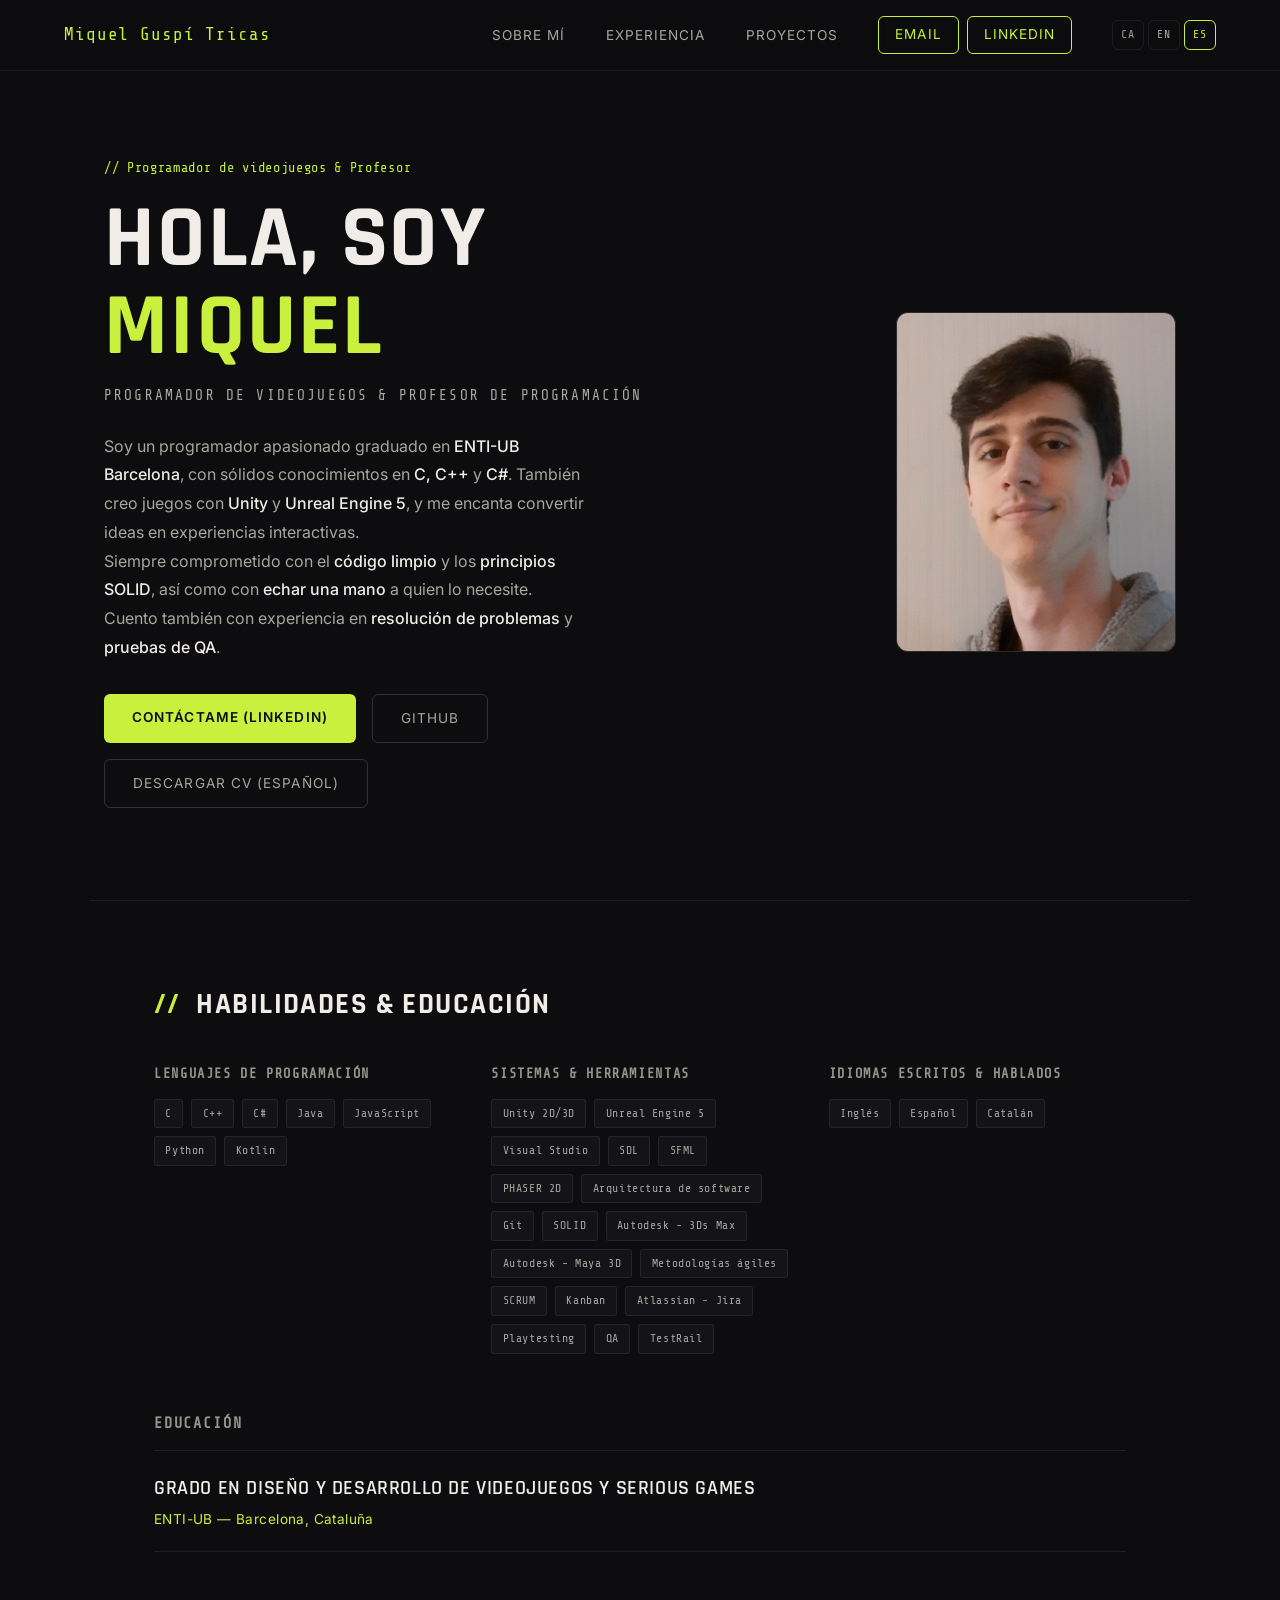
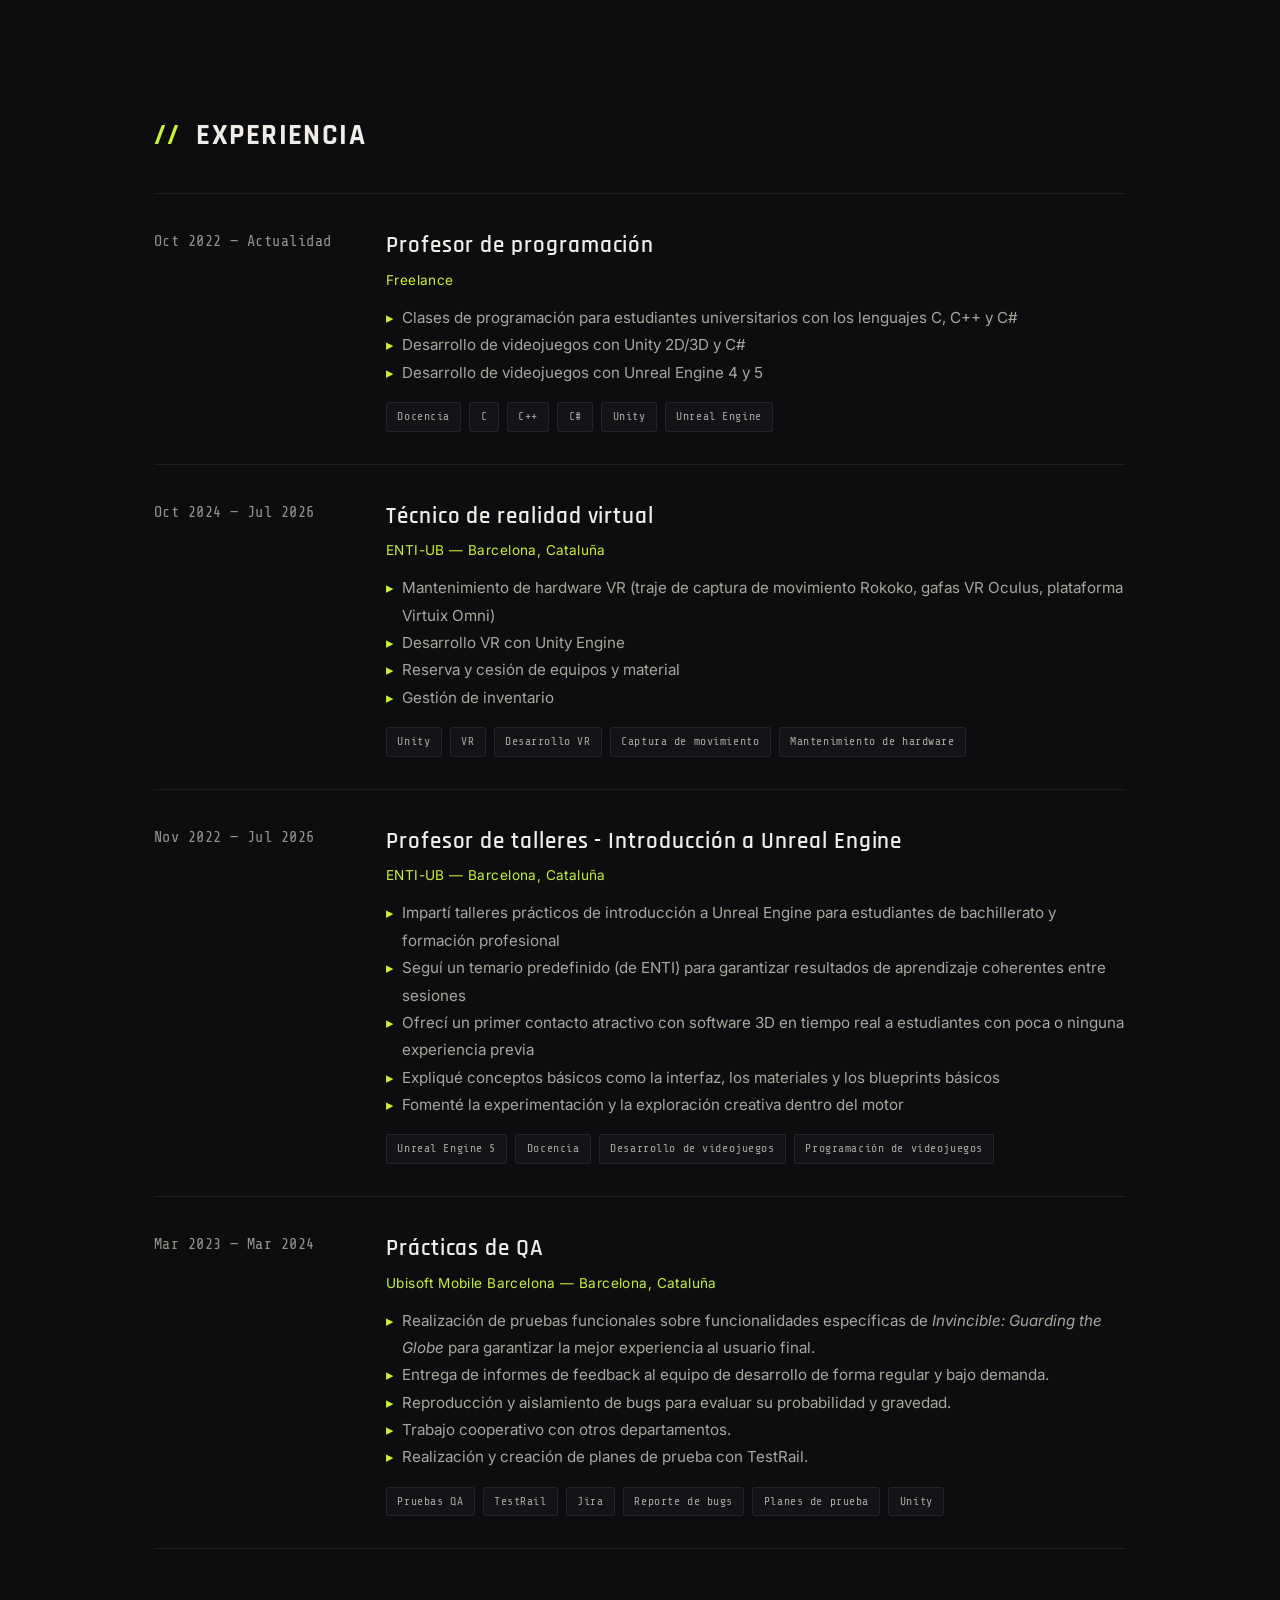
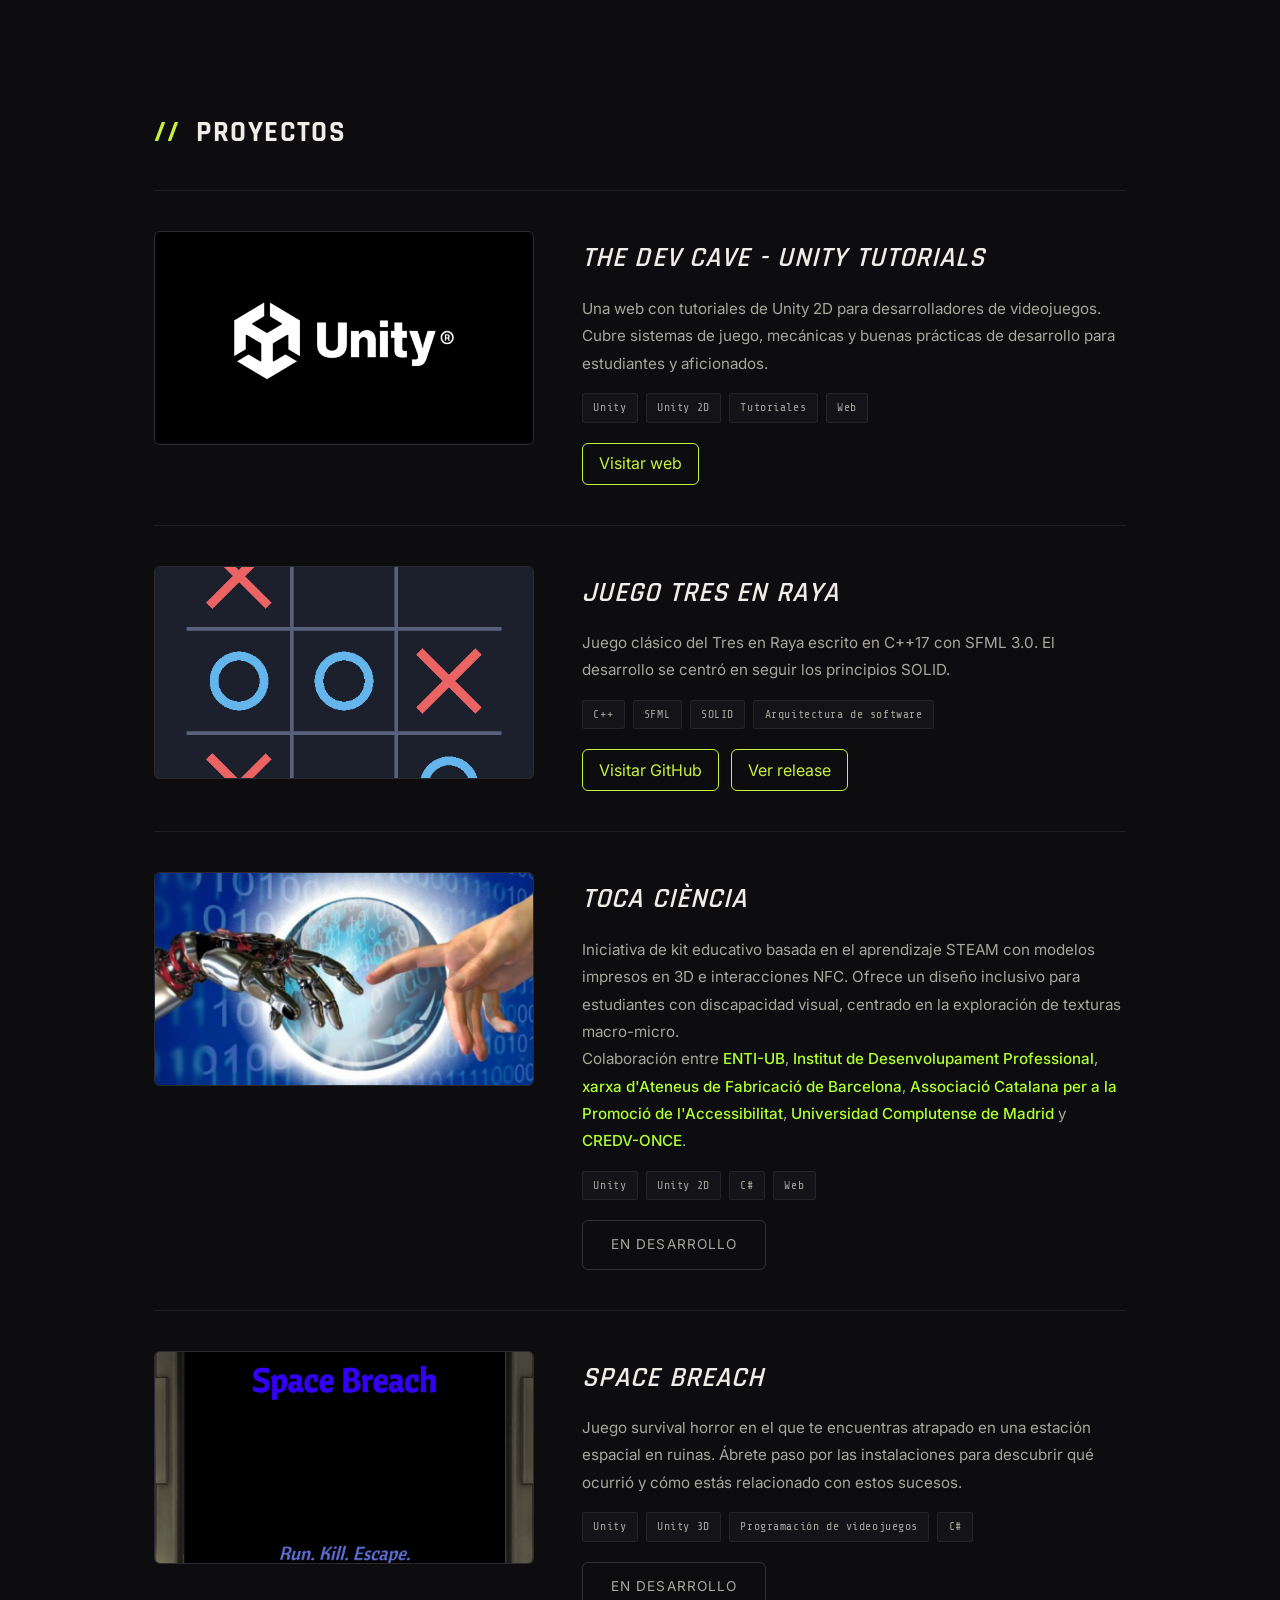
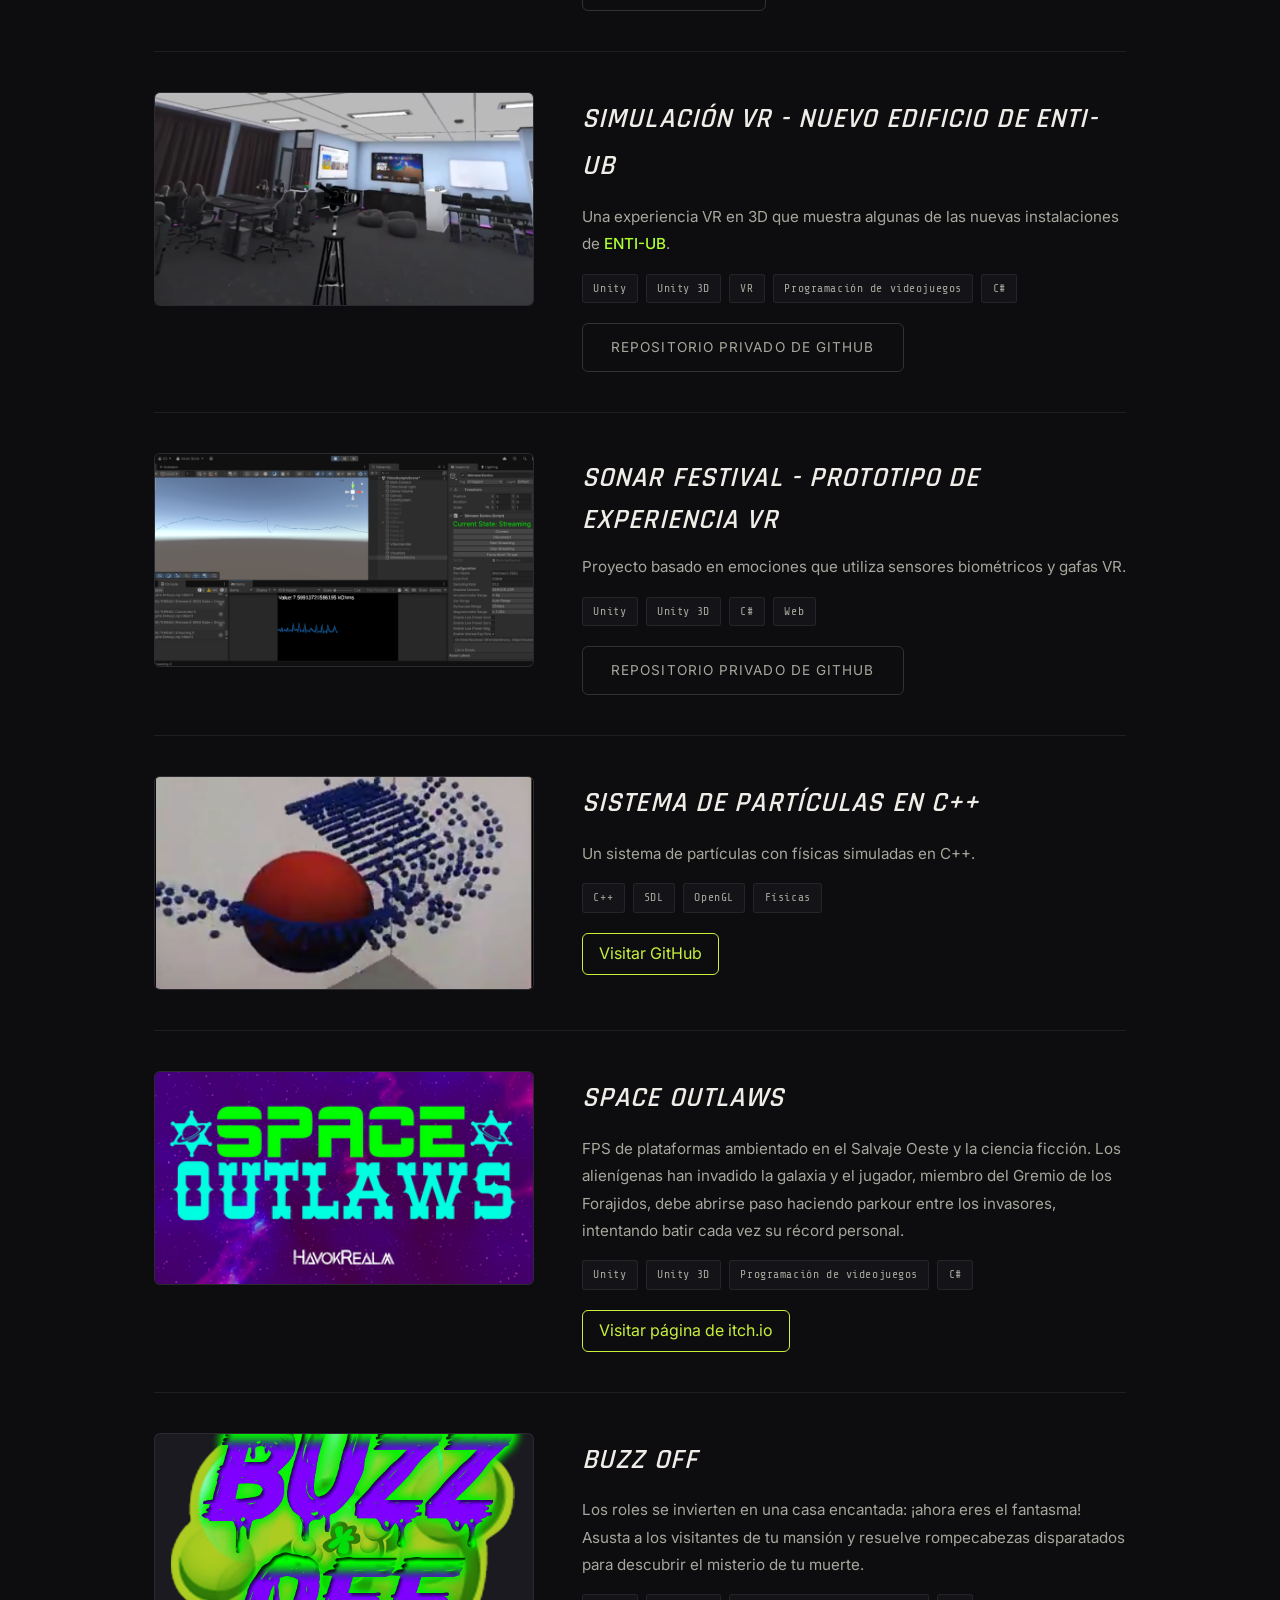
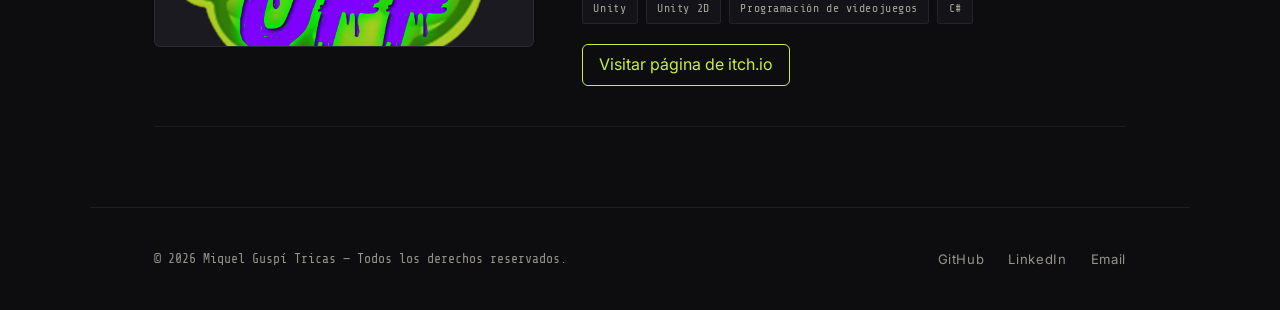
<file: es/index.html>
<!DOCTYPE html>
<html lang="es">
<head>
  <meta charset="UTF-8" />
  <meta name="viewport" content="width=device-width, initial-scale=1.0"/>
  <title>Miquel Guspí - Programador de videojuegos y profesor</title>
  <link rel="stylesheet" href="../style.css" />
  <link rel="alternate" hreflang="ca" href="../ca/" />
  <link rel="alternate" hreflang="en" href="../" />
  <link rel="alternate" hreflang="es" href="./" />
  <link href="https://fonts.googleapis.com/css2?family=Share+Tech+Mono&family=Rajdhani:wght@400;600;700&family=Inter:wght@300;400;500&display=swap" rel="stylesheet"/>
</head>
<body>

  <!-- NAV -->
  <nav class="navbar">
    <span class="nav-logo">Miquel Guspí Tricas</span>
    <ul class="nav-links">
      <li><a href="#about">Sobre mí</a></li>
      <li><a href="#work">Experiencia</a></li>
      <li><a href="#projects">Proyectos</a></li>
      <li class="nav-cta-container">
        <a href="mailto:miquelgt55@gmail.com" target="_blank" class="nav-cta">Email</a>
        <a href="https://www.linkedin.com/in/miquel-guspi-tricas" target="_blank" class="nav-cta">LinkedIn</a>
      </li>
      <li class="lang-switch">
        <a href="../ca/">CA</a>
        <a href="../">EN</a>
        <a href="./" class="active">ES</a>
      </li>
    </ul>
  </nav>

  <!-- HERO -->
  <section id="about" class="hero">
    <div class="hero-text">
      <p class="hero-tag">// Programador de videojuegos &amp; Profesor</p>
      <h1 class="hero-name">HOLA, SOY<br/><span class="highlight">MIQUEL</span></h1>
      <p class="hero-sub">PROGRAMADOR DE VIDEOJUEGOS &amp; PROFESOR DE PROGRAMACIÓN</p>
      <p class="hero-desc">
        Soy un programador apasionado graduado en <strong>ENTI-UB Barcelona</strong>,
        con sólidos conocimientos en <strong>C, C++</strong> y <strong>C#</strong>. También creo juegos con <strong>Unity</strong>
        y <strong>Unreal Engine 5</strong>, y me encanta convertir ideas en experiencias interactivas.<br/>
        Siempre comprometido con el <strong>código limpio</strong> y los <strong>principios SOLID</strong>, así como con <strong>echar una mano</strong> a quien lo necesite.<br/>
        Cuento también con experiencia en <strong>resolución de problemas</strong> y <strong>pruebas de QA</strong>.
      </p>
      <div class="hero-actions">
        <a href="https://www.linkedin.com/in/miquel-guspi-tricas" target="_blank" class="btn-primary">Contáctame (LinkedIn)</a>
        <a href="https://github.com/mikygt21" target="_blank" class="btn-ghost">GitHub</a>
        <a href="CV_MiquelGuspi_esp.pdf" download="CV_MiquelGuspi_es.pdf" class="btn-ghost">Descargar CV (Español)</a>
      </div>
    </div>
    <div class="hero-image">
      <div class="image-frame">
        <img src="../Assets/profile_image.jpg" alt="Miquel Guspí" onerror="this.parentElement.classList.add('no-img')"/>
      </div>
    </div>
  </section>

  <!-- SKILLS & EDUCATION-->
  <section id="skills" class="section skills-section">
    <h2 class="section-title"><span class="accent">//</span> Habilidades &amp; Educación</h2>

    <div class="skills-grid">
      <div class="skill-group">
        <h3 class="skill-group-title">Lenguajes de programación</h3>
        <div class="tags">
          <span class="tag">C</span>
          <span class="tag">C++</span>
          <span class="tag">C#</span>
          <span class="tag">Java</span>
          <span class="tag">JavaScript</span>
          <span class="tag">Python</span>
          <span class="tag">Kotlin</span>
        </div>
      </div>
      <div class="skill-group">
        <h3 class="skill-group-title">Sistemas &amp; Herramientas</h3>
        <div class="tags">
          <span class="tag">Unity 2D/3D</span>
          <span class="tag">Unreal Engine 5</span>
          <span class="tag">Visual Studio</span>
          <span class="tag">SDL</span>
          <span class="tag">SFML</span>
          <span class="tag">PHASER 2D</span>
          <span class="tag">Arquitectura de software</span>
          <span class="tag">Git</span>
          <span class="tag">SOLID</span>
          <span class="tag">Autodesk - 3Ds Max</span>
          <span class="tag">Autodesk - Maya 3D</span>
          <span class="tag">Metodologías ágiles</span>
          <span class="tag">SCRUM</span>
          <span class="tag">Kanban</span>
          <span class="tag">Atlassian - Jira</span>
          <span class="tag">Playtesting</span>
          <span class="tag">QA</span>
          <span class="tag">TestRail</span>
        </div>
      </div>
      <div class="skill-group">
        <h3 class="skill-group-title">Idiomas escritos &amp; hablados</h3>
        <div class="tags">
          <span class="tag">Inglés</span>
          <span class="tag">Español</span>
          <span class="tag">Catalán</span>
        </div>
      </div>
    </div>

    <h3 class="education-group-title">Educación</h3>
    <div class="timeline">
      <div class="education-item">
        <h3>Grado en Diseño y Desarrollo de Videojuegos y Serious Games</h3>
        <h4>ENTI-UB — Barcelona, Cataluña</h4>
      </div>
    </div>
  </section>

  <!-- EXPERIENCE -->
  <section id="work" class="section">
    <h2 class="section-title"><span class="accent">//</span> Experiencia</h2>

    <div class="timeline">

      <div class="timeline-item">
        <div class="timeline-date">Oct 2022 — Actualidad</div>
        <div class="timeline-content">
          <h3>Profesor de programación</h3>
          <h4>Freelance</h4>
          <ul class="timeline-list">
            <li>Clases de programación para estudiantes universitarios con los lenguajes C, C++ y C#</li>
            <li>Desarrollo de videojuegos con Unity 2D/3D y C#</li>
            <li>Desarrollo de videojuegos con Unreal Engine 4 y 5</li>
          </ul>
          <div class="tags">
            <span class="tag">Docencia</span>
            <span class="tag">C</span>
            <span class="tag">C++</span>
            <span class="tag">C#</span>
            <span class="tag">Unity</span>
            <span class="tag">Unreal Engine</span>
          </div>
        </div>
      </div>

      <div class="timeline-item">
        <div class="timeline-date">Oct 2024 — Jul 2026</div>
        <div class="timeline-content">
          <h3>Técnico de realidad virtual</h3>
          <h4>ENTI-UB — Barcelona, Cataluña</h4>
          <ul class="timeline-list">
            <li>Mantenimiento de hardware VR (traje de captura de movimiento Rokoko, gafas VR Oculus, plataforma Virtuix Omni)</li>
            <li>Desarrollo VR con Unity Engine</li>
            <li>Reserva y cesión de equipos y material</li>
            <li>Gestión de inventario</li>
          </ul>
          <div class="tags">
            <span class="tag">Unity</span>
            <span class="tag">VR</span>
            <span class="tag">Desarrollo VR</span>
            <span class="tag">Captura de movimiento</span>
            <span class="tag">Mantenimiento de hardware</span>
          </div>
        </div>
      </div>

      <div class="timeline-item">
        <div class="timeline-date">Nov 2022 — Jul 2026</div>
        <div class="timeline-content">
          <h3>Profesor de talleres - Introducción a Unreal Engine</h3>
          <h4>ENTI-UB — Barcelona, Cataluña</h4>
          <ul class="timeline-list">
            <li>Impartí talleres prácticos de introducción a Unreal Engine para estudiantes de bachillerato y formación profesional</li>
            <li>Seguí un temario predefinido (de ENTI) para garantizar resultados de aprendizaje coherentes entre sesiones</li>
            <li>Ofrecí un primer contacto atractivo con software 3D en tiempo real a estudiantes con poca o ninguna experiencia previa</li>
            <li>Expliqué conceptos básicos como la interfaz, los materiales y los blueprints básicos</li>
            <li>Fomenté la experimentación y la exploración creativa dentro del motor</li>
          </ul>
          <div class="tags">
            <span class="tag">Unreal Engine 5</span>
            <span class="tag">Docencia</span>
            <span class="tag">Desarrollo de videojuegos</span>
            <span class="tag">Programación de videojuegos</span>
          </div>
        </div>
      </div>

      <div class="timeline-item">
        <div class="timeline-date">Mar 2023 — Mar 2024</div>
        <div class="timeline-content">
          <h3>Prácticas de QA</h3>
          <h4>Ubisoft Mobile Barcelona — Barcelona, Cataluña</h4>
          <ul class="timeline-list">
            <li>Realización de pruebas funcionales sobre funcionalidades específicas de <em>Invincible: Guarding the Globe</em> para garantizar la mejor experiencia al usuario final.</li>
            <li>Entrega de informes de feedback al equipo de desarrollo de forma regular y bajo demanda.</li>
            <li>Reproducción y aislamiento de bugs para evaluar su probabilidad y gravedad.</li>
            <li>Trabajo cooperativo con otros departamentos.</li>
            <li>Realización y creación de planes de prueba con TestRail.</li>
          </ul>
          <div class="tags">
            <span class="tag">Pruebas QA</span>
            <span class="tag">TestRail</span>
            <span class="tag">Jira</span>
            <span class="tag">Reporte de bugs</span>
            <span class="tag">Planes de prueba</span>
            <span class="tag">Unity</span>
          </div>
        </div>
      </div>

    </div>
  </section>

  <!-- PROJECTS -->
  <section id="projects" class="section">
    <h2 class="section-title"><span class="accent">//</span> Proyectos</h2>

    <div class="projects-grid">

      <article class="project-card no-gif">
        <div class="project-media">
          <a href="https://bush-mousepad-394.notion.site/Unity-Tutorials-16b82efbc2ea80258339c566d004da88?pvs=74" target="_blank">
            <img class="project-preview" src="../Assets/devcave_prev.png" alt="Vista previa de The Dev Cave" onerror="this.style.display='none'"/>
          </a>
        </div>
        <div class="project-info">
          <h3 class="project-title">The Dev Cave - Unity Tutorials</h3>
          <p class="project-desc">
            Una web con tutoriales de Unity 2D para desarrolladores de videojuegos. Cubre sistemas de juego,
            mecánicas y buenas prácticas de desarrollo para estudiantes y aficionados.
          </p>
          <div class="tags">
            <span class="tag">Unity</span>
            <span class="tag">Unity 2D</span>
            <span class="tag">Tutoriales</span>
            <span class="tag">Web</span>
          </div>
          <div class="project-links">
            <a href="https://bush-mousepad-394.notion.site/Unity-Tutorials-16b82efbc2ea80258339c566d004da88?pvs=74" class="nav-cta" target="_blank">Visitar web</a>
          </div>
        </div>
      </article>

      <article class="project-card">
        <div class="project-media">
          <a href="https://github.com/mikygt21/TicTacToe.git" target="_blank">
            <img class="project-preview" src="../Assets/ttt_game.PNG" alt="Vista previa del juego Tres en Raya" onerror="this.style.display='none'"/>
            <img class="project-gif" src="../Assets/ttt_clip.gif" alt="Animación del juego Tres en Raya" onerror="this.style.display='none'"/>
          </a>
        </div>
        <div class="project-info">
          <h3 class="project-title">Juego Tres en Raya</h3>
          <p class="project-desc">
            Juego clásico del Tres en Raya escrito en C++17 con SFML 3.0. El desarrollo se centró en seguir los principios SOLID.
          </p>
          <div class="tags">
            <span class="tag">C++</span>
            <span class="tag">SFML</span>
            <span class="tag">SOLID</span>
            <span class="tag">Arquitectura de software</span>
          </div>
          <div class="project-links">
            <a href="https://github.com/mikygt21/TicTacToe.git" class="nav-cta" target="_blank">Visitar GitHub</a>
            <a href="https://github.com/mikygt21/TicTacToe/releases/tag/v1.0.0" class="nav-cta" target="_blank">Ver release</a>
          </div>
        </div>
      </article>

      <article class="project-card no-gif">
        <div class="project-media">
          <a>
            <img class="project-preview" src="../Assets/tocaciencia_res.png" alt="TOCA CIÈNCIA" onerror="this.style.display='none'"/>
          </a>
        </div>
        <div class="project-info">
          <h3 class="project-title">TOCA CIÈNCIA</h3>
          <p class="project-desc">
            Iniciativa de kit educativo basada en el aprendizaje STEAM con modelos impresos en 3D e interacciones NFC. Ofrece un diseño inclusivo para estudiantes con discapacidad visual, centrado en la exploración de texturas macro-micro.<br/>
            Colaboración entre <a href="https://enti.cat"><strong style="color: greenyellow;">ENTI-UB</strong></a>,
            <a href="https://www.ub.edu/idp/web/"><strong style="color: greenyellow;">Institut de Desenvolupament Professional</strong></a>,
            <a href="https://ajuntament.barcelona.cat/ateneusdefabricacio/ca/xarxa-dateneus-de-fabricacio"><strong style="color: greenyellow;">xarxa d'Ateneus de Fabricació de Barcelona</strong></a>,
            <a href="https://acpacces.cat/es/pagina-principal/"><strong style="color: greenyellow;">Associació Catalana per a la Promoció de l'Accessibilitat</strong></a>,
            <a href="https://www.ucm.es/diqm"><strong style="color: greenyellow;">Universidad Complutense de Madrid</strong></a> y
            <a href="https://agora.xtec.cat/credv/"><strong style="color: greenyellow;">CREDV-ONCE</strong></a>.
          </p>
          <div class="tags">
            <span class="tag">Unity</span>
            <span class="tag">Unity 2D</span>
            <span class="tag">C#</span>
            <span class="tag">Web</span>
          </div>
          <div class="project-links">
            <a class="btn-ghost" target="_blank">En desarrollo</a>
          </div>
        </div>
      </article>

      <article class="project-card">
        <div class="project-media">
          <a>
            <img class="project-preview" src="../Assets/space_breach_res.png" alt="SPACE BREACH" onerror="this.style.display='none'"/>
            <img class="project-gif" src="../Assets/sb_clip.gif" alt="Animación de SPACE BREACH" onerror="this.style.display='none'"/>
          </a>
        </div>
        <div class="project-info">
          <h3 class="project-title">SPACE BREACH</h3>
          <p class="project-desc">
            Juego survival horror en el que te encuentras atrapado en una estación espacial en ruinas. Ábrete paso por las instalaciones para descubrir qué ocurrió y cómo estás relacionado con estos sucesos.
          </p>
          <div class="tags">
            <span class="tag">Unity</span>
            <span class="tag">Unity 3D</span>
            <span class="tag">Programación de videojuegos</span>
            <span class="tag">C#</span>
          </div>
          <div class="project-links">
            <a class="btn-ghost" target="_blank">En desarrollo</a>
          </div>
        </div>
      </article>

      <article class="project-card">
        <div class="project-media">
          <a>
            <img class="project-preview" src="../Assets/lab.png" alt="Vista previa del laboratorio" onerror="this.style.display='none'"/>
            <img class="project-gif" src="../Assets/VR_salo_giff.gif" alt="Animación del laboratorio" onerror="this.style.display='none'"/>
          </a>
        </div>
        <div class="project-info">
          <h3 class="project-title">Simulación VR - Nuevo edificio de ENTI-UB</h3>
          <p class="project-desc">
            Una experiencia VR en 3D que muestra algunas de las nuevas instalaciones de <a href="https://enti.cat"><strong style="color: greenyellow;">ENTI-UB</strong></a>.
          </p>
          <div class="tags">
            <span class="tag">Unity</span>
            <span class="tag">Unity 3D</span>
            <span class="tag">VR</span>
            <span class="tag">Programación de videojuegos</span>
            <span class="tag">C#</span>
          </div>
          <div class="project-links">
            <a class="btn-ghost" target="_blank">Repositorio privado de GitHub</a>
          </div>
        </div>
      </article>

      <article class="project-card no-gif">
        <div class="project-media">
          <a>
            <img class="project-preview" src="../Assets/audio_ss.png" alt="Sonar Festival - prototipo de experiencia VR" onerror="this.style.display='none'"/>
          </a>
        </div>
        <div class="project-info">
          <h3 class="project-title" style="line-height: 1.5em;">Sonar Festival - Prototipo de experiencia VR</h3>
          <p class="project-desc">
            Proyecto basado en emociones que utiliza sensores biométricos y gafas VR.
          </p>
          <div class="tags">
            <span class="tag">Unity</span>
            <span class="tag">Unity 3D</span>
            <span class="tag">C#</span>
            <span class="tag">Web</span>
          </div>
          <div class="project-links">
            <a class="btn-ghost" target="_blank">Repositorio privado de GitHub</a>
          </div>
        </div>
      </article>

      <article class="project-card">
        <div class="project-media">
          <a href="https://github.com/mikygt21/MecanicaFW_2223.git" target="_blank">
            <img class="project-preview" src="../Assets/particles.png" alt="Vista previa del sistema de partículas" onerror="this.style.display='none'"/>
            <img class="project-gif" src="../Assets/clip_partSim.gif" alt="Animación del sistema de partículas" onerror="this.style.display='none'"/>
          </a>
        </div>
        <div class="project-info">
          <h3 class="project-title">Sistema de partículas en C++</h3>
          <p class="project-desc">
            Un sistema de partículas con físicas simuladas en C++.
          </p>
          <div class="tags">
            <span class="tag">C++</span>
            <span class="tag">SDL</span>
            <span class="tag">OpenGL</span>
            <span class="tag">Físicas</span>
          </div>
          <div class="project-links">
            <a href="https://github.com/mikygt21/MecanicaFW_2223.git" class="nav-cta" target="_blank">Visitar GitHub</a>
          </div>
        </div>
      </article>

      <article class="project-card">
        <div class="project-media">
          <a href="https://luis-arias.itch.io/space-outlaws" target="_blank">
            <img class="project-preview" src="../Assets/spaceoutlaws_prev.png" alt="Vista previa de Space Outlaws" onerror="this.style.display='none'"/>
            <img class="project-gif" src="../Assets/space_outlaws_vid.gif" alt="Animación de Space Outlaws" onerror="this.style.display='none'"/>
          </a>
        </div>
        <div class="project-info">
          <h3 class="project-title">Space Outlaws</h3>
          <p class="project-desc">
            FPS de plataformas ambientado en el Salvaje Oeste y la ciencia ficción.
            Los alienígenas han invadido la galaxia y el jugador,
            miembro del Gremio de los Forajidos, debe abrirse paso haciendo parkour entre los invasores,
            intentando batir cada vez su récord personal.
          </p>
          <div class="tags">
            <span class="tag">Unity</span>
            <span class="tag">Unity 3D</span>
            <span class="tag">Programación de videojuegos</span>
            <span class="tag">C#</span>
          </div>
          <div class="project-links">
            <a href="https://luis-arias.itch.io/space-outlaws" target="_blank" class="nav-cta">Visitar página de itch.io</a>
          </div>
        </div>
      </article>

      <article class="project-card">
        <div class="project-media">
          <a href="https://luis-arias.itch.io/buzz-off" target="_blank">
            <img class="project-preview" src="../Assets/buzzoff_preview.png" alt="Vista previa de Buzz Off" onerror="this.style.display='none'"/>
            <img class="project-gif" src="../Assets/BuzzOff_vid.gif" alt="Animación de Buzz Off" onerror="this.style.display='none'"/>
          </a>
        </div>
        <div class="project-info">
          <h3 class="project-title">Buzz Off</h3>
          <p class="project-desc">
            Los roles se invierten en una casa encantada: ¡ahora eres el fantasma!
            Asusta a los visitantes de tu mansión y resuelve rompecabezas disparatados
            para descubrir el misterio de tu muerte.
          </p>
          <div class="tags">
            <span class="tag">Unity</span>
            <span class="tag">Unity 2D</span>
            <span class="tag">Programación de videojuegos</span>
            <span class="tag">C#</span>
          </div>
          <div class="project-links">
            <a href="https://luis-arias.itch.io/buzz-off" target="_blank" class="nav-cta">Visitar página de itch.io</a>
          </div>
        </div>
      </article>

    </div>
  </section>

  <!-- FOOTER -->
  <footer class="footer">
    <p>© 2026 Miquel Guspí Tricas — Todos los derechos reservados.</p>
    <div class="footer-links">
      <a href="https://github.com/mikygt21" target="_blank">GitHub</a>
      <a href="https://www.linkedin.com/in/miquel-guspi-tricas" target="_blank">LinkedIn</a>
      <a href="mailto:miquelgt55@gmail.com" target="_blank">Email</a>
    </div>
  </footer>

</body>
</html>
</file>
<file: style.css>
/* ==============================
   RESET & BASE
============================== */
*, *::before, *::after {
  box-sizing: border-box;
  margin: 0;
  padding: 0;
}

:root {
  --bg: #0d0d0f;
  --bg-surface: #141418;
  --bg-card: #1a1a20;
  --border: rgba(255,255,255,0.07);
  --border-hover: rgba(255,255,255,0.15);
  --accent: #c8f03c;
  --accent-dim: rgba(200, 240, 60, 0.12);
  --text-primary: #f0ede8;
  --text-secondary: #a7a79d;
  --text-muted: #94948b;
  --font-display: 'Rajdhani', sans-serif;
  --font-mono: 'Share Tech Mono', monospace;
  --font-body: 'Inter', sans-serif;
  --radius: 6px;
  --radius-lg: 12px;
}

html {
  scroll-behavior: smooth;
}

body {
  background-color: var(--bg);
  color: var(--text-primary);
  font-family: var(--font-body);
  font-size: 16px;
  line-height: 1.7;
  min-height: 100vh;
}

a {
  color: inherit;
  text-decoration: none;
}

img {
  max-width: 100%;
  display: block;
}

strong {
  color: var(--text-primary);
  font-weight: 500;
}

/* ==============================
   NAVBAR
============================== */
.navbar {
  position: fixed;
  top: 0;
  left: 0;
  right: 0;
  z-index: 100;
  display: flex;
  align-items: center;
  justify-content: space-between;
  padding: 1rem 4rem;
  background: rgba(13, 13, 15, 0.85);
  backdrop-filter: blur(12px);
  border-bottom: 1px solid var(--border);
}

.nav-logo {
  font-family: var(--font-mono);
  font-size: 1.1rem;
  color: var(--accent);
  letter-spacing: 0.05em;
}

.nav-links {
  display: flex;
  list-style: none;
  gap: 2.5rem;
  align-items: center;
}

.nav-links a {
  font-family: var(--font-body);
  font-size: 0.85rem;
  letter-spacing: 0.08em;
  text-transform: uppercase;
  color: var(--text-secondary);
  transition: color 0.2s;
}

.nav-links a:hover {
  color: var(--text-primary);
}

.nav-cta-container {
  display: flex; 
  gap: 0.5rem;
}

.nav-cta {
  border: 1px solid var(--accent);
  color: var(--accent) !important;
  padding: 0.4rem 1rem;
  border-radius: var(--radius);
  transition: background 0.2s !important;
}

.nav-cta:hover {
  background: var(--accent-dim) !important;
}

/* ==============================
   HERO
============================== */
.hero {
  min-height: 100vh;
  display: flex;
  align-items: center;
  justify-content: space-between;
  gap: 4rem;
  padding: 8rem 4rem 4rem;
  max-width: 1200px;
  margin: 0 auto;
}

.hero-text {
  flex: 1;
  max-width: 600px;
}

.hero-tag {
  font-family: var(--font-mono);
  font-size: 0.85rem;
  color: var(--accent);
  margin-bottom: 1rem;
  letter-spacing: 0.05em;
}

.hero-name {
  font-family: var(--font-display);
  font-size: clamp(3rem, 7vw, 5.5rem);
  font-weight: 700;
  line-height: 1;
  letter-spacing: 0.02em;
  text-transform: uppercase;
  margin-bottom: 0.75rem;
  color: var(--text-primary);
}

.hero-name .highlight {
  color: var(--accent);
}

.hero-sub {
  font-family: var(--font-mono);
  font-size: 0.9rem;
  letter-spacing: 0.15em;
  color: var(--text-secondary);
  margin-bottom: 1.5rem;
}

.hero-desc {
  font-size: 1rem;
  color: var(--text-secondary);
  line-height: 1.8;
  margin-bottom: 2rem;
  max-width: 480px;
}

.hero-actions {
  display: flex;
  gap: 1rem;
  flex-wrap: wrap;
}

.btn-primary {
  background: var(--accent);
  color: #0d0d0f;
  font-family: var(--font-body);
  font-size: 0.85rem;
  font-weight: 600;
  letter-spacing: 0.08em;
  text-transform: uppercase;
  padding: 0.75rem 1.75rem;
  border-radius: var(--radius);
  transition: opacity 0.2s, transform 0.2s;
}

.btn-primary:hover {
  opacity: 0.88;
  transform: translateY(-1px);
}

.btn-ghost {
  border: 1px solid var(--border-hover);
  color: var(--text-secondary);
  font-size: 0.85rem;
  letter-spacing: 0.08em;
  text-transform: uppercase;
  padding: 0.75rem 1.75rem;
  border-radius: var(--radius);
  transition: border-color 0.2s, color 0.2s;
}

.btn-ghost:hover {
  border-color: var(--text-secondary);
  color: var(--text-primary);
}

/* Hero image */
.hero-image {
  flex-shrink: 0;
}

.image-frame {
  width: 280px;
  height: 340px;
  border-radius: var(--radius-lg);
  overflow: hidden;
  border: 1px solid var(--border);
  background: var(--bg-card);
  display: flex;
  align-items: center;
  justify-content: center;
  position: relative;
}

.image-frame img {
  width: 100%;
  height: 100%;
  object-fit: cover;
}

.placeholder-text {
  font-family: var(--font-mono);
  font-size: 0.75rem;
  color: var(--text-muted);
  letter-spacing: 0.1em;
  position: absolute;
}

.image-frame.no-img .placeholder-text {
  display: block;
}

/* ==============================
   LANGUAGE SWITCH
============================== */
.lang-switch { display: flex; gap: 0.25rem; }

.lang-switch a {
  border: 1px solid var(--border);
  border-radius: var(--radius);
  color: var(--text-secondary);
  font-family: var(--font-mono);
  font-size: 0.72rem;
  padding: 0.25rem 0.5rem;
  transition: border-color 0.2s, color 0.2s;
}

.lang-switch a:hover,
.lang-switch a.active {
  border-color: var(--accent);
  color: var(--accent);
}

/* ==============================
   SECTIONS
============================== */
.section {
  max-width: 1100px;
  margin: 0 auto;
  padding: 5rem 4rem;
}

.section-title {
  font-family: var(--font-display);
  font-size: 1.8rem;
  font-weight: 700;
  text-transform: uppercase;
  letter-spacing: 0.05em;
  margin-bottom: 2rem;
  color: var(--text-primary);
}

.accent {
  color: var(--accent);
  margin-right: 0.5rem;
}

/* ==============================
   SKILLS & EDUCATION
============================== */
.skills-section {
  border-top: 1px solid var(--border);
}

.skills-grid {
  display: grid;
  grid-template-columns: repeat(auto-fit, minmax(220px, 1fr));
  gap: 2.5rem;
}

.skill-group-title {
  font-family: var(--font-mono);
  font-size: 0.85rem;
  letter-spacing: 0.12em;
  text-transform: uppercase;
  color: var(--text-muted);
  margin-bottom: 0.85rem;
}

.education-group-title {
  font-family: var(--font-mono);
  font-size: 0.95rem;
  letter-spacing: 0.12em;
  text-transform: uppercase;
  color: var(--text-muted);
  margin-bottom: 0.85rem;
  margin-top: 3.75em;
}

.education-item {
  padding: 1.25em 0;
  border-top: 1px solid var(--border);
  border-bottom: 1px solid var(--border);
}

.education-item h3 {
  font-family: var(--font-display);
  font-size: 1.25rem;
  font-weight: 600;
  letter-spacing: 0.03em;
  text-transform: uppercase;
  margin-bottom: 0.2rem;
  color: var(--text-primary);
}

.education-item h4 {
  font-size: 0.85rem;
  font-weight: 400;
  color: var(--accent);
  letter-spacing: 0.03em;
}

/* ==============================
   TIMELINE (Experience)
============================== */
.timeline {
  display: flex;
  flex-direction: column;
}

.timeline-list {
  list-style: none;
  padding: 0;
  margin-bottom: 1rem;
}

.timeline-list li {
  font-size: 0.95rem;
  color: var(--text-secondary);
  line-height: 1.8;
  padding-left: 1rem;
  position: relative;
}

.timeline-list li::before {
  content: '▸';
  position: absolute;
  left: 0;
  color: var(--accent);
}

.timeline-item {
  display: grid;
  grid-template-columns: 200px 1fr;
  gap: 2rem;
  padding: 2rem 0;
  border-top: 1px solid var(--border);
}

.timeline-item:last-child {
  border-bottom: 1px solid var(--border);
}

.timeline-date {
  font-family: var(--font-mono);
  font-size: 0.95rem;
  color: var(--text-muted);
  padding-top: 0.2rem;
  letter-spacing: 0.03em;
}

.timeline-content h3 {
  font-family: var(--font-display);
  font-size: 1.45rem;
  font-weight: 600;
  letter-spacing: 0.04em;
  color: var(--text-primary);
  margin-bottom: 0.2rem;
}

.timeline-content h4 {
  font-size: 0.85rem;
  font-weight: 400;
  color: var(--accent);
  margin-bottom: 0.75rem;
  letter-spacing: 0.03em;
}

.timeline-content p {
  font-size: 0.95rem;
  color: var(--text-secondary);
  line-height: 1.8;
  margin-bottom: 1rem;
}

/* ==============================
   TAGS
============================== */
.tags {
  display: flex;
  flex-wrap: wrap;
  gap: 0.5rem;
  margin-top: 0.75rem;
}

.tag {
  font-family: var(--font-mono);
  font-size: 0.72rem;
  letter-spacing: 0.05em;
  padding: 0.25rem 0.65rem;
  border: 1px solid var(--border);
  border-radius: 3px;
  color: var(--text-secondary);
  background: var(--bg-surface);
  transition: border-color 0.2s, color 0.2s;
}

.tag:hover {
  border-color: var(--accent);
  color: var(--accent);
}

/* ==============================
   PROJECT CARDS
============================== */
.projects-grid {
  display: flex;
  flex-direction: column;
}

.project-card {
  display: grid;
  grid-template-columns: 380px 1fr;
  gap: 3rem;
  padding: 2.5rem 0;
  border-top: 1px solid var(--border);
  align-items: start;
}

.project-card:last-child {
  border-bottom: 1px solid var(--border);
}

.project-media {
  position: relative;
  border-radius: var(--radius);
  overflow: hidden;
  background: var(--bg-card);
  aspect-ratio: 16 / 9;
  border: 1px solid var(--border);
}

.project-preview,
.project-gif {
  position: absolute;
  inset: 0;
  width: 100%;
  height: 100%;
  object-fit: cover;
  transition: opacity 0.4s;
}

.project-gif {
  opacity: 0;
}

.project-card:hover .project-gif {
  opacity: 1;
}

.project-card:hover .project-preview {
  opacity: 0;
}

.project-card.no-gif:hover .project-gif {
  opacity: 0;
}

.project-card.no-gif:hover .project-preview {
  opacity: 1;
}

.project-media-placeholder {
  position: absolute;
  inset: 0;
  display: flex;
  align-items: center;
  justify-content: center;
  font-family: var(--font-mono);
  font-size: 0.75rem;
  color: var(--text-muted);
  letter-spacing: 0.1em;
}

.project-info {
  padding-top: 0.25rem;
}

.project-title {
  font-family: var(--font-display);
  font-size: 1.75rem;
  font-weight: 600;
  font-style: italic;
  text-transform: uppercase;
  letter-spacing: 0.04em;
  color: var(--text-primary);
  margin-bottom: 0.75rem;
}

.project-desc {
  font-size: 0.95rem;
  color: var(--text-secondary);
  line-height: 1.8;
  margin-bottom: 1rem;
}

.project-links {
  display: flex;
  gap: 0.75rem;
  margin-top: 1.25rem;
}

.link-btn {
  font-family: var(--font-mono);
  font-size: 0.78rem;
  letter-spacing: 0.08em;
  text-transform: uppercase;
  padding: 0.4rem 1rem;
  border: 1px solid var(--border-hover);
  border-radius: var(--radius);
  color: var(--text-secondary);
  transition: border-color 0.2s, color 0.2s, background 0.2s;
}

.link-btn:hover {
  border-color: var(--accent);
  color: var(--accent);
  background: var(--accent-dim);
}

/* ==============================
   FOOTER
============================== */
.footer {
  max-width: 1100px;
  margin: 0 auto;
  padding: 2.5rem 4rem;
  border-top: 1px solid var(--border);
  display: flex;
  align-items: center;
  justify-content: space-between;
  gap: 1rem;
}

.footer p {
  font-size: 0.82rem;
  color: var(--text-muted);
  font-family: var(--font-mono);
}

.footer-links {
  display: flex;
  gap: 1.5rem;
}

.footer-links a {
  font-size: 0.82rem;
  color: var(--text-muted);
  letter-spacing: 0.05em;
  transition: color 0.2s;
}

.footer-links a:hover {
  color: var(--accent);
}

/* ==============================
   RESPONSIVE
============================== */
@media (max-width: 900px) {
  .navbar {
    padding: 1rem 1.5rem;
  }

  .nav-links {
    gap: 1.25rem;
  }

  .hero {
    flex-direction: column-reverse;
    padding: 7rem 1.5rem 3rem;
    gap: 2rem;
    text-align: center;
  }

  .hero-actions {
    justify-content: center;
  }

  .hero-desc {
    margin: 0 auto 2rem;
  }

  .image-frame {
    width: 200px;
    height: 240px;
  }

  .section {
    padding: 3.5rem 1.5rem;
  }

  .timeline-item {
    grid-template-columns: 1fr;
    gap: 0.5rem;
  }

  .project-card {
    grid-template-columns: 1fr;
    gap: 1.5rem;
  }

  .footer {
    flex-direction: column;
    align-items: flex-start;
    padding: 2rem 1.5rem;
  }
}

@media (max-width: 480px) {
  .nav-links li:not(:last-child) {
    display: none;
  }
}
</file>
